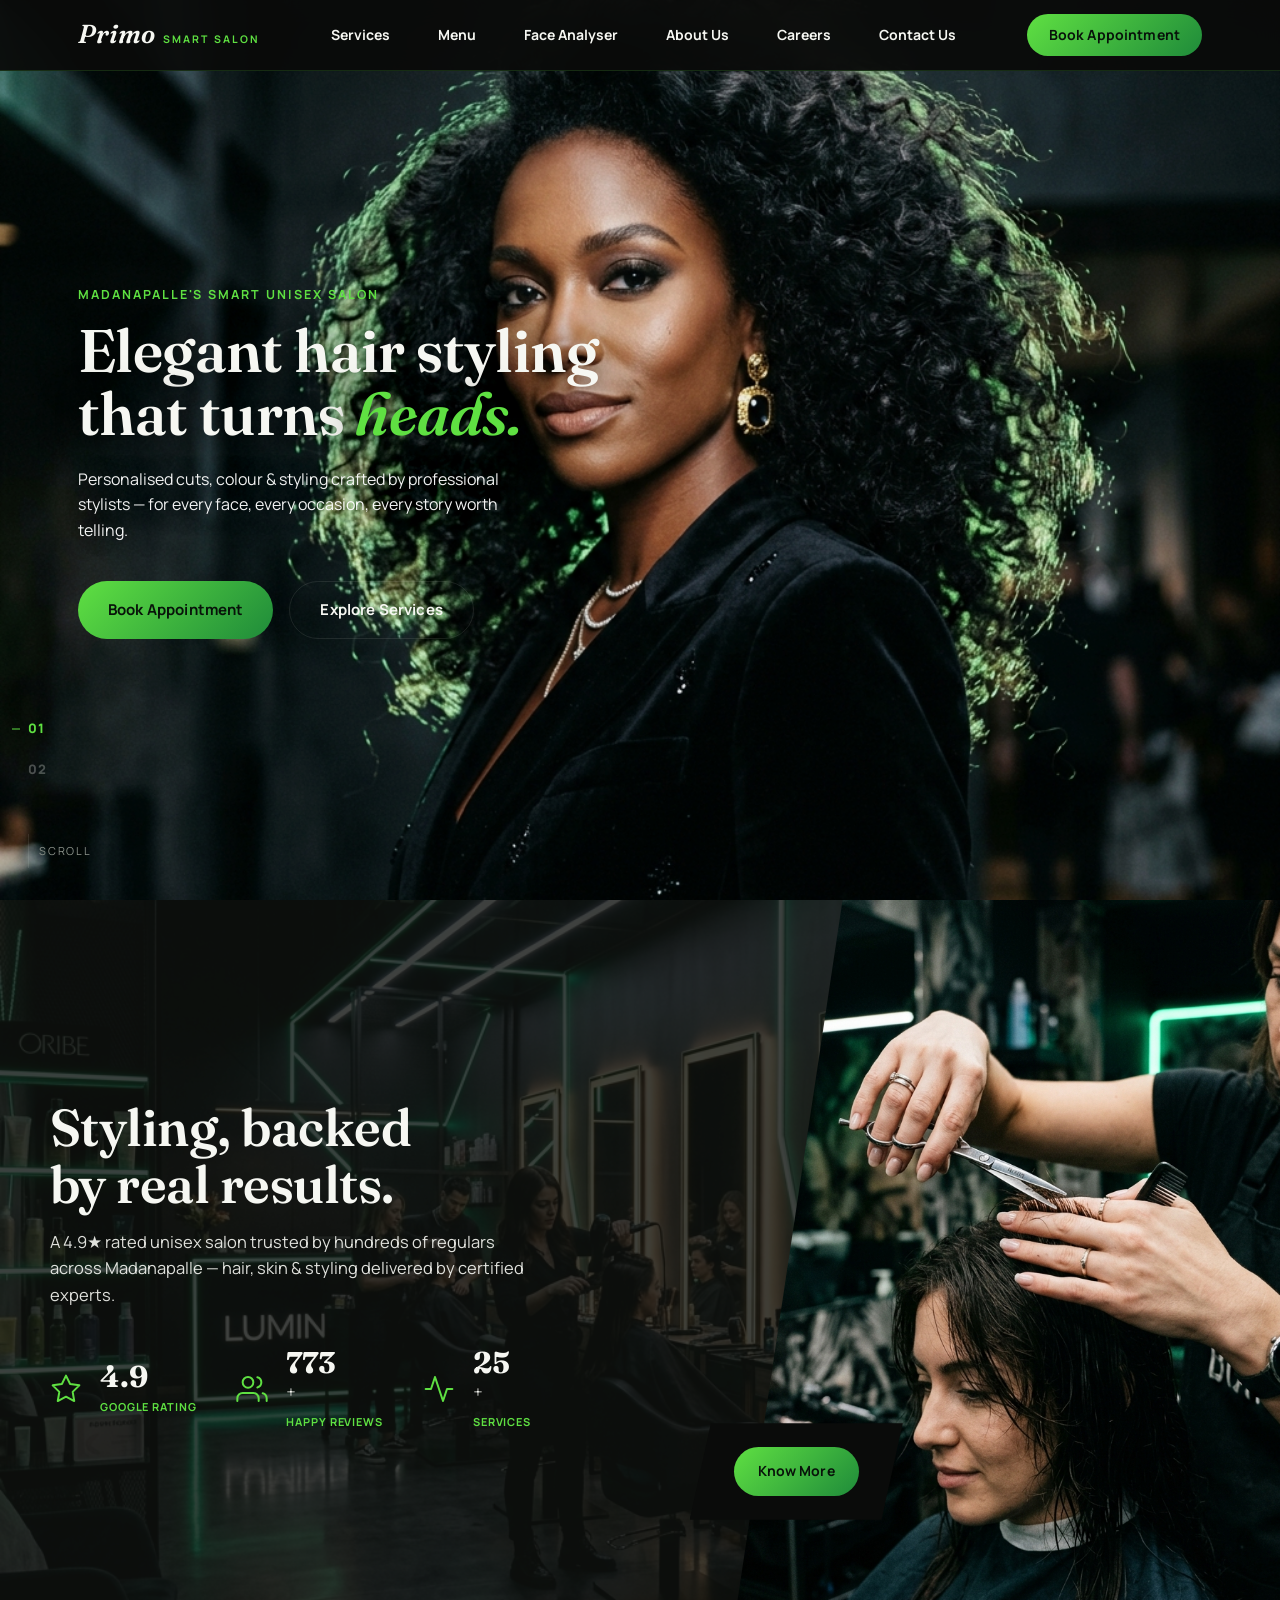
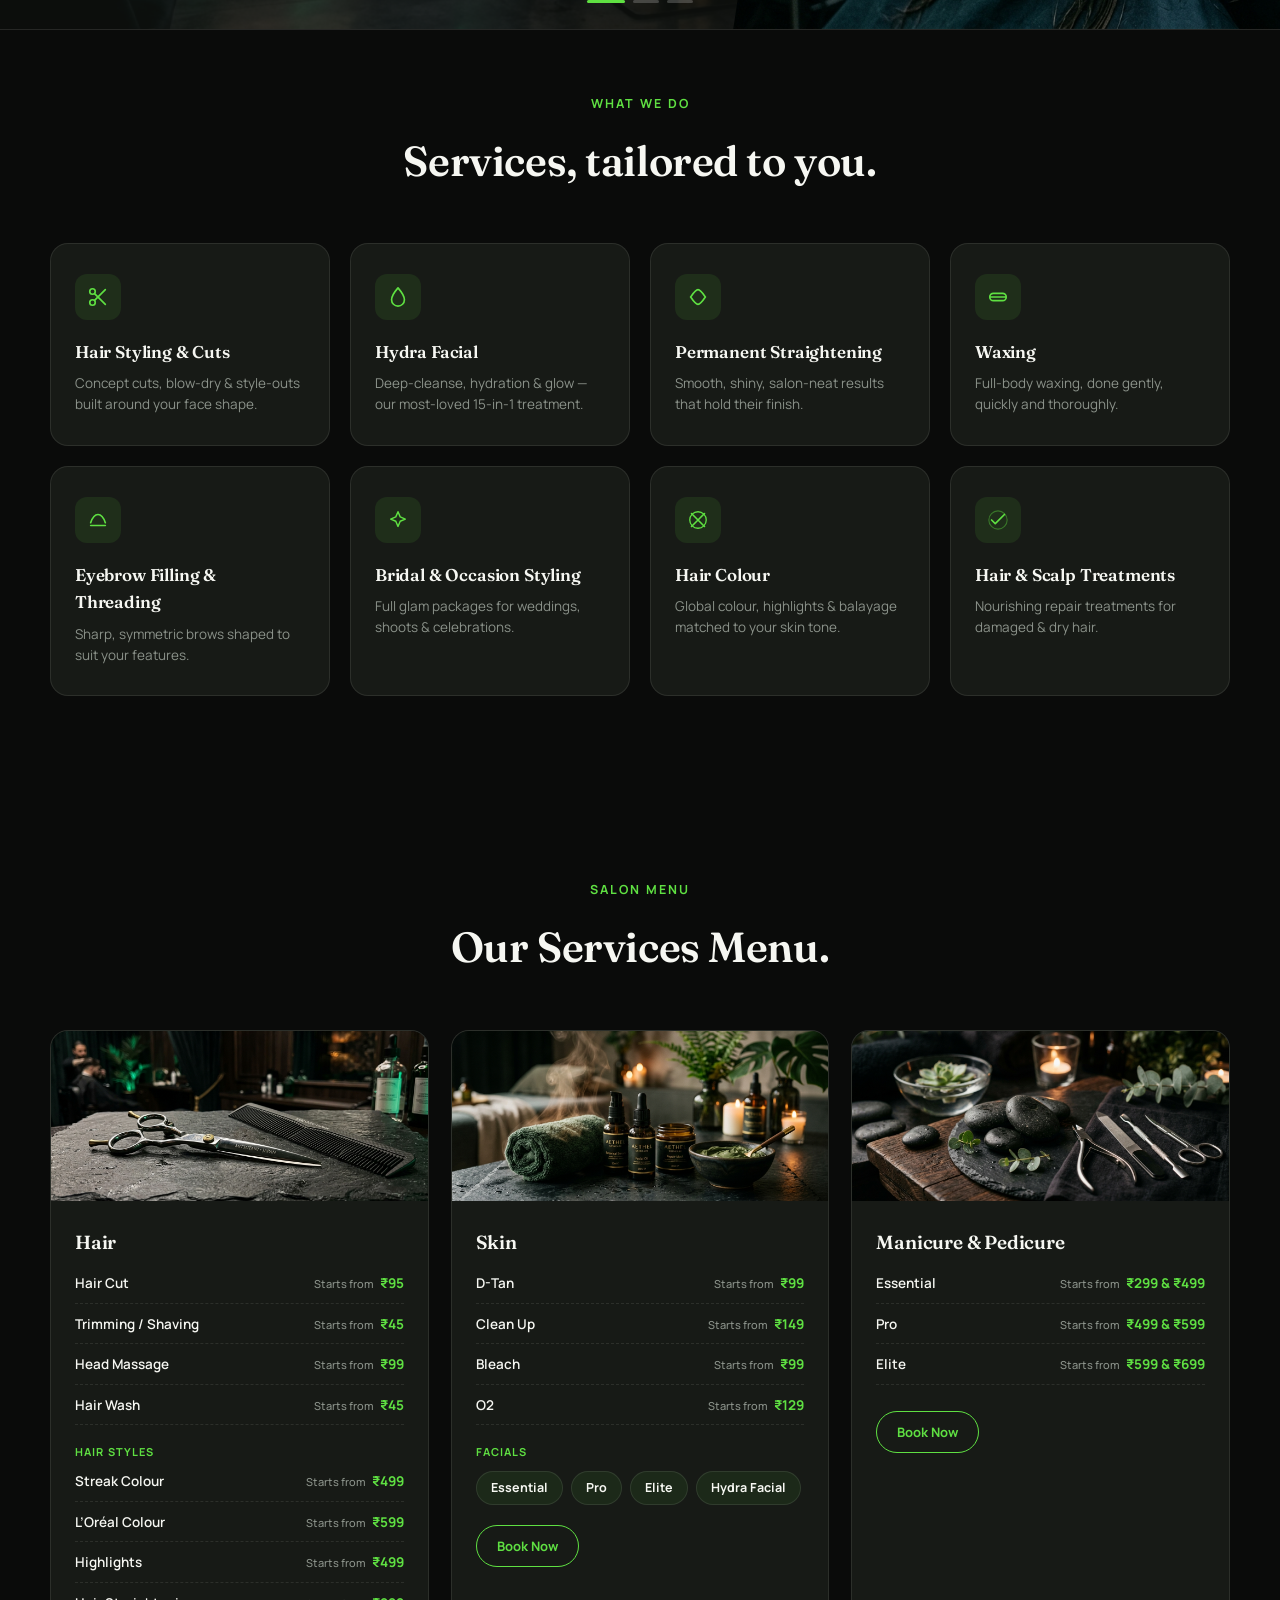
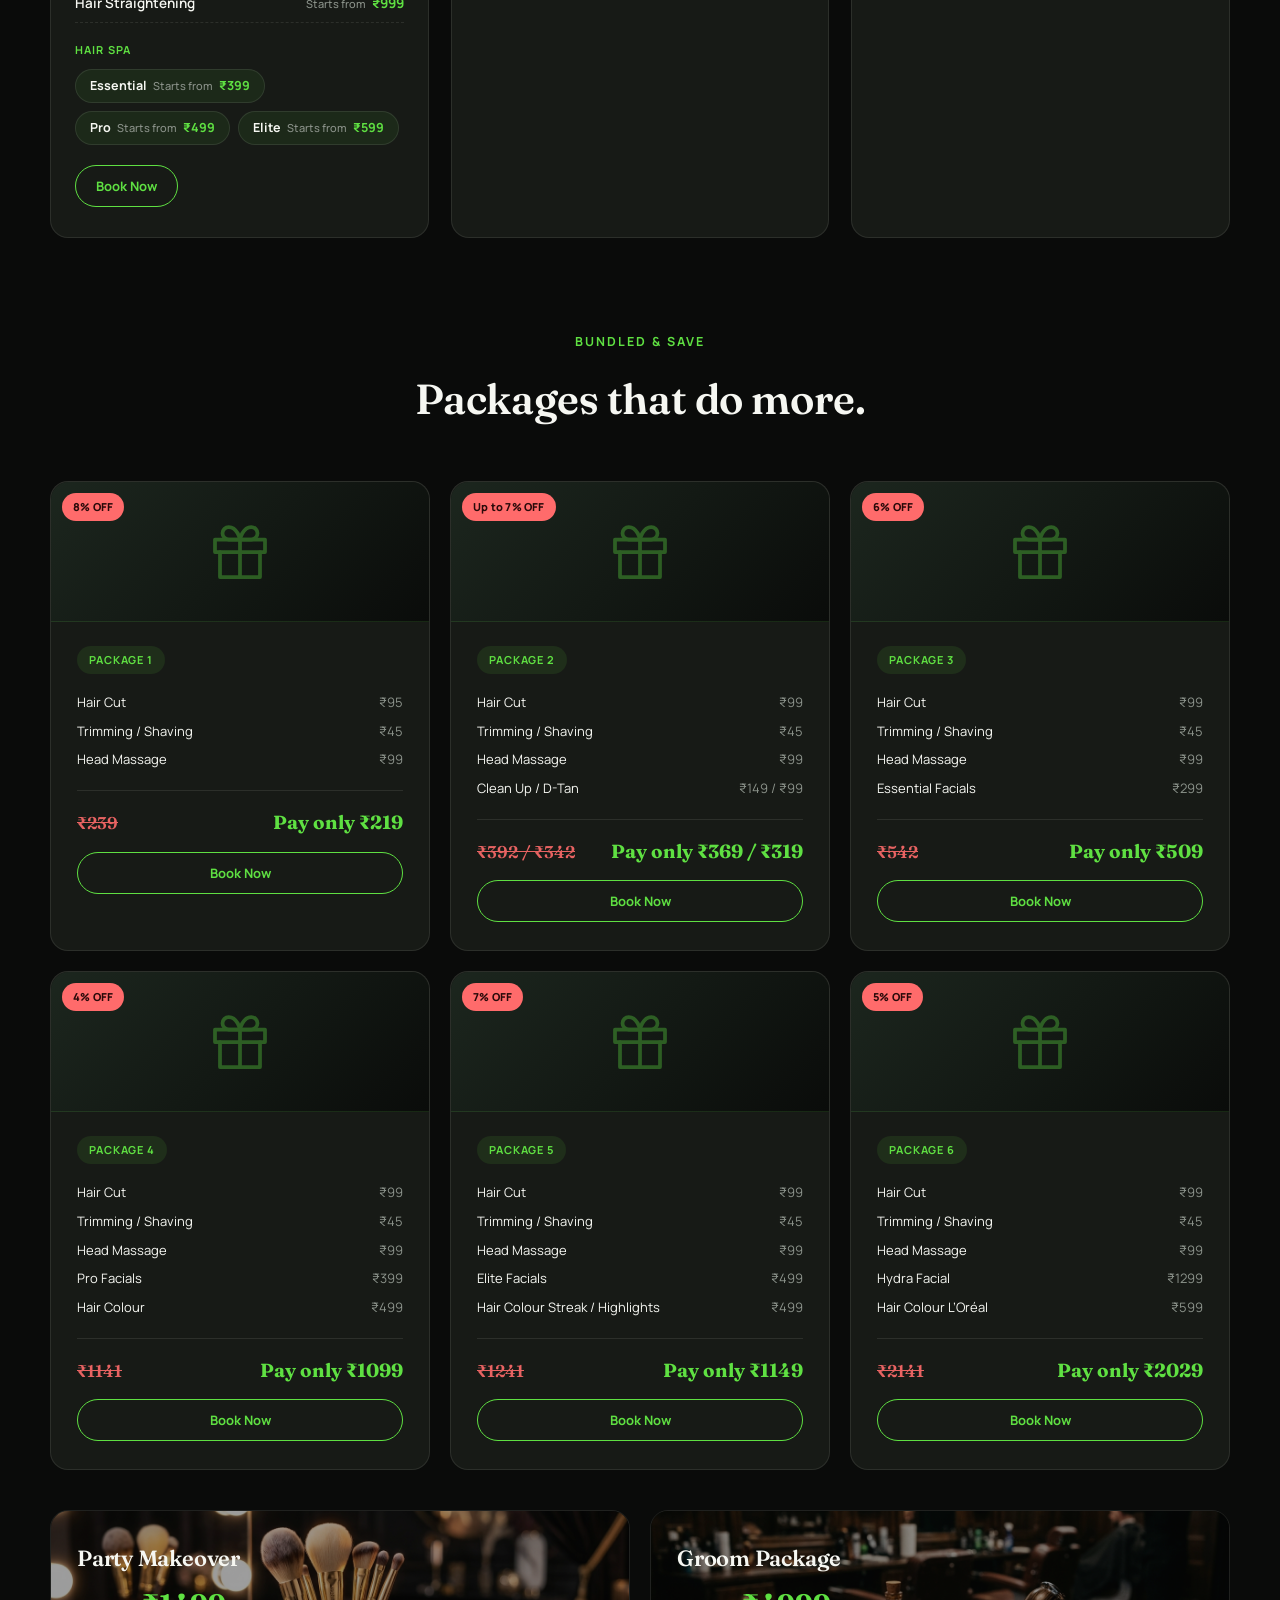
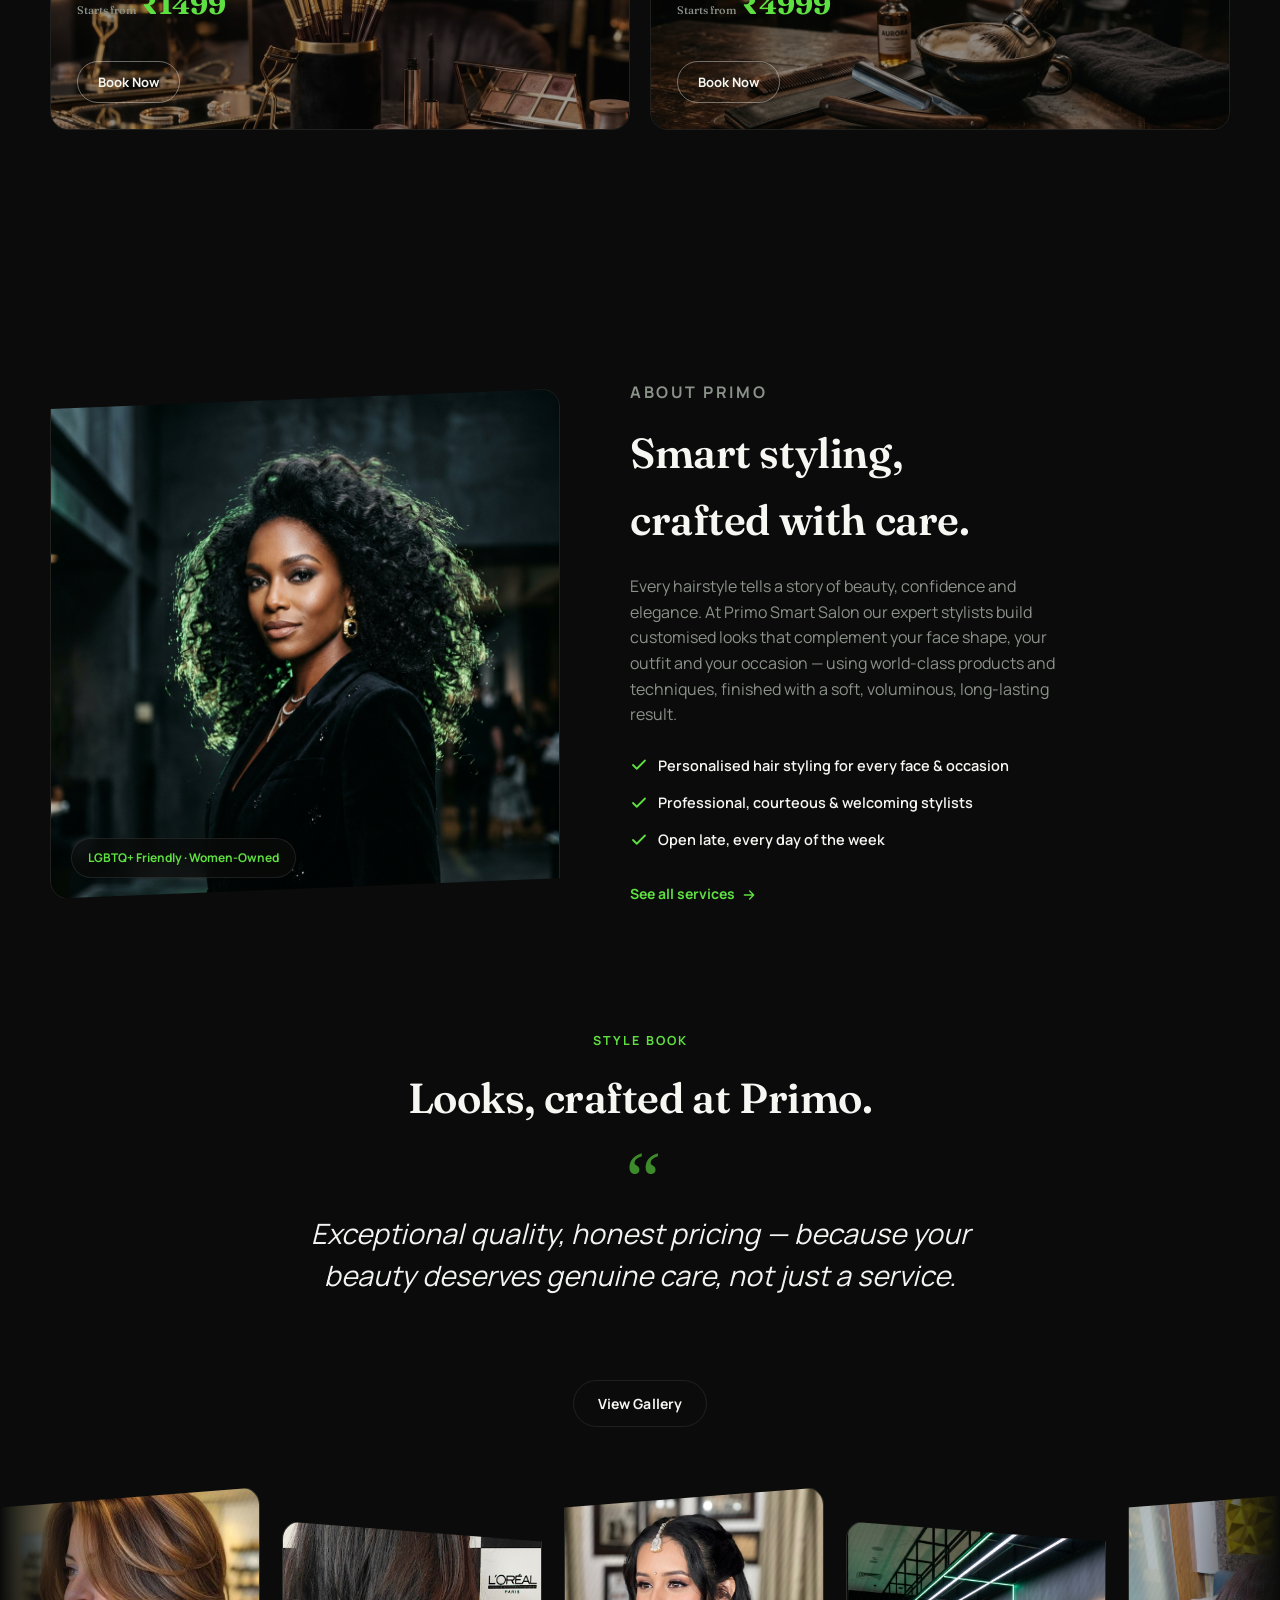
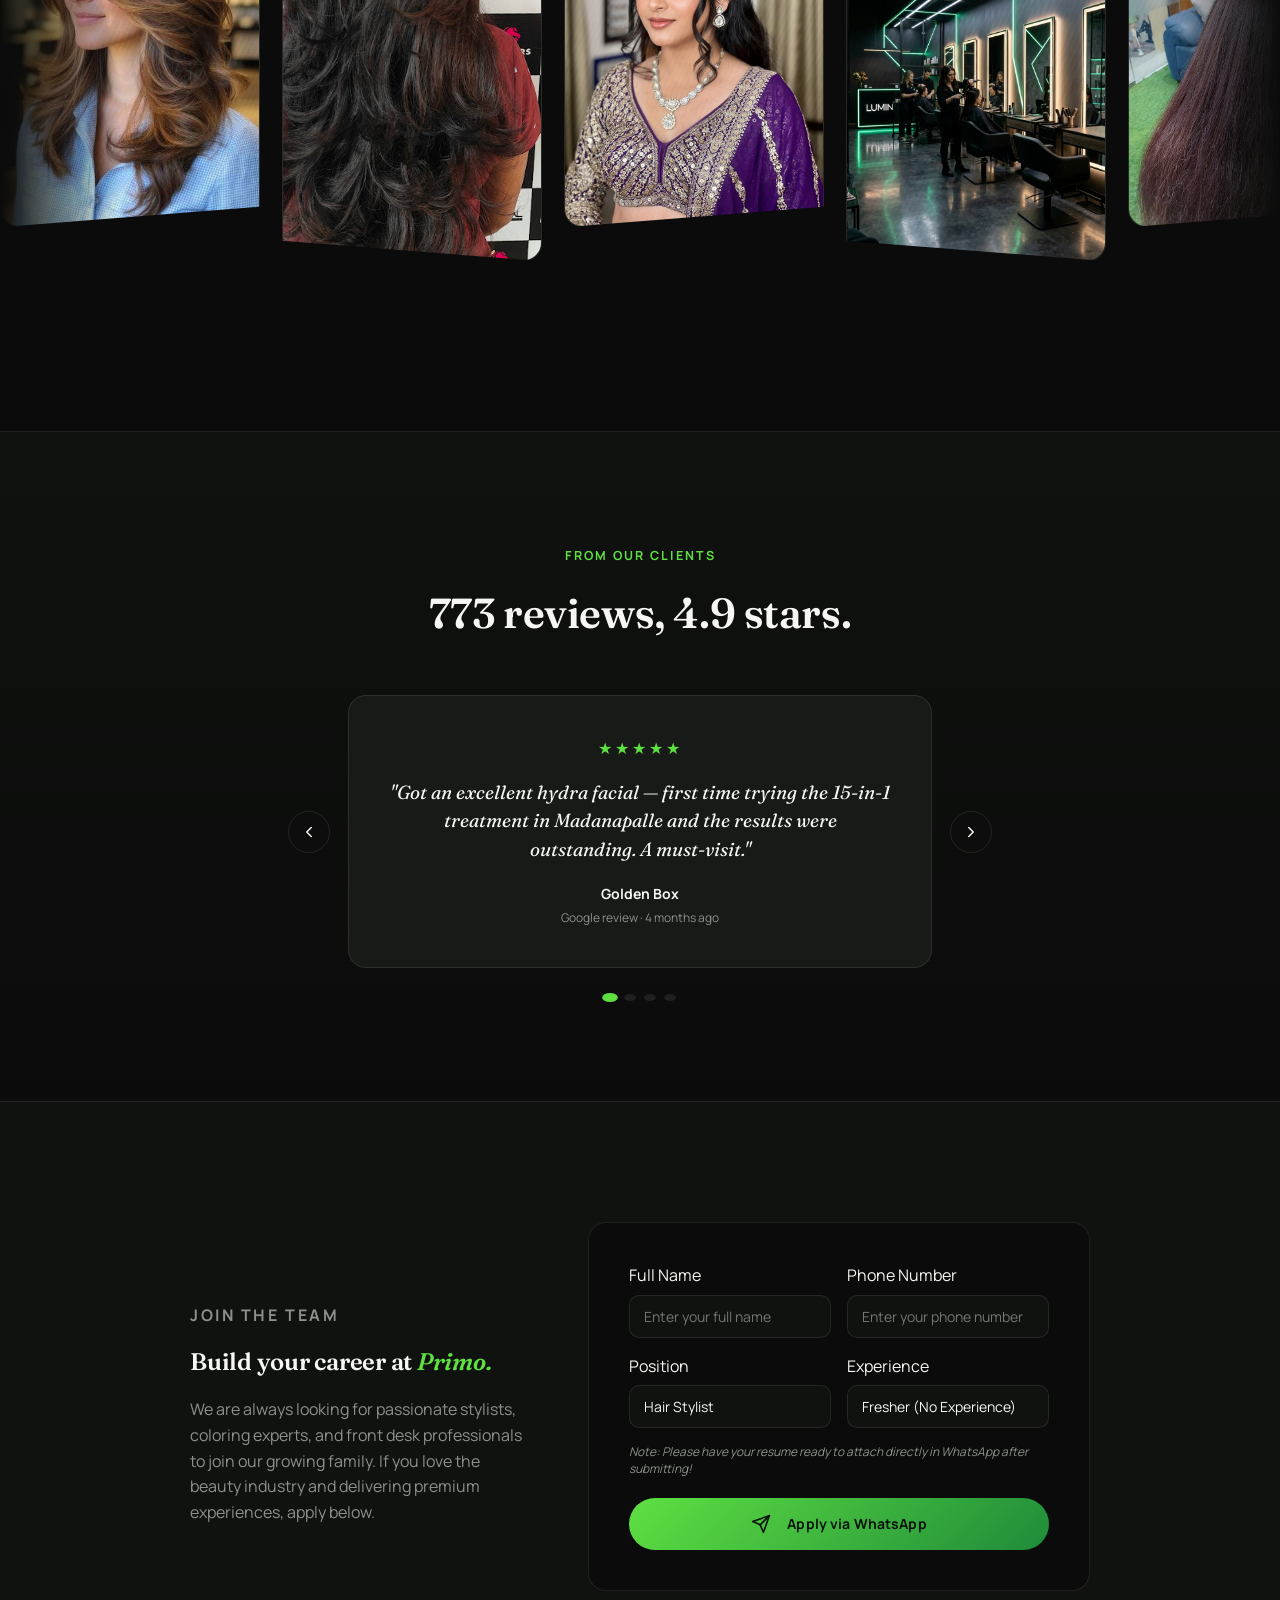
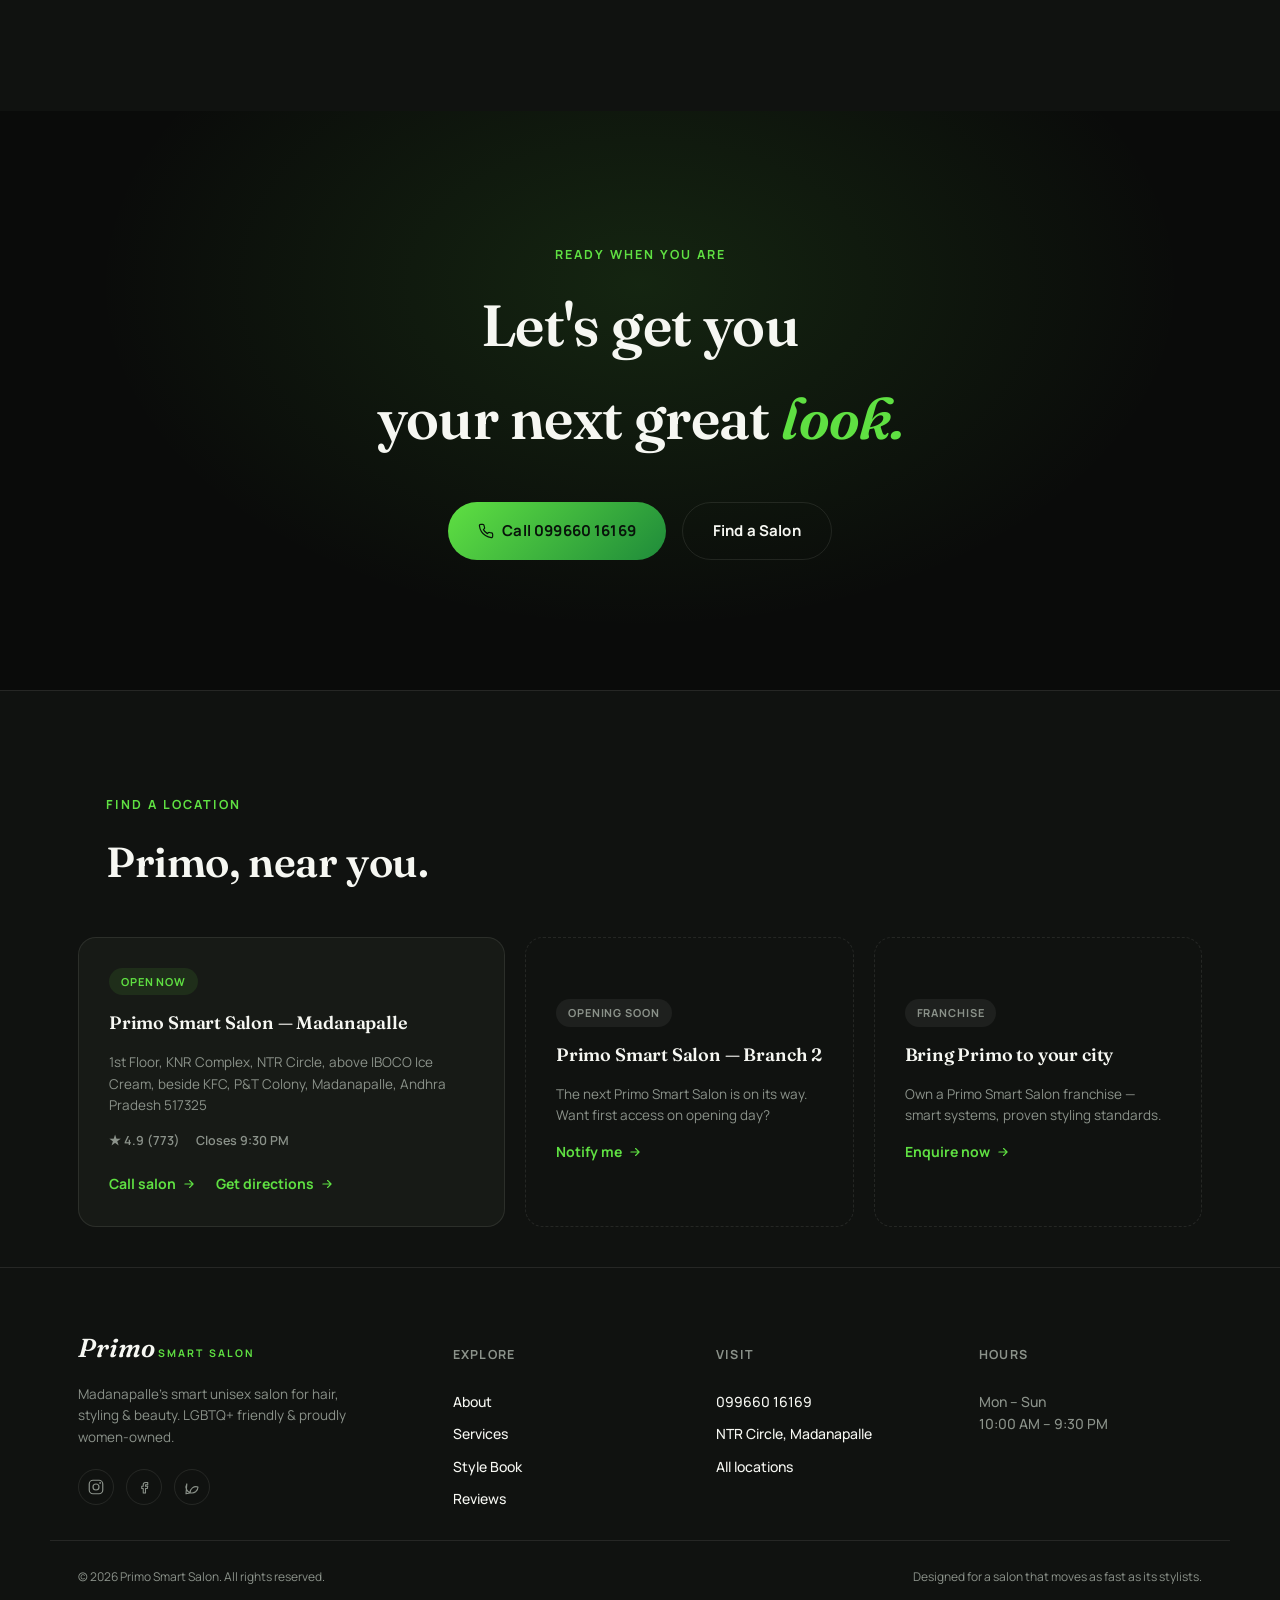
<file: index.html>
<!DOCTYPE html>
<html lang="en">
<head>
<meta charset="UTF-8">
<meta name="viewport" content="width=device-width, initial-scale=1.0">
<title>Primo Smart Salon — Unisex Hair &amp; Style, Madanapalle</title>
<meta name="description" content="Primo Smart Salon — Madanapalle's 4.9★ rated unisex hair &amp; style salon. Hair styling, hydra facials, straightening, waxing &amp; more. Book your appointment today.">
<link rel="preconnect" href="https://fonts.googleapis.com">
<link rel="preconnect" href="https://fonts.gstatic.com" crossorigin>
<link href="https://fonts.googleapis.com/css2?family=Fraunces:ital,wght@0,500;0,600;1,500;1,600&family=Manrope:wght@400;500;600;700;800&display=swap" rel="stylesheet">
<link rel="stylesheet" href="index.css">
</head>
<body>

<!-- ================= NAV ================= -->
<header class="nav" id="nav">
  <div class="nav__inner">
    <a href="#home" class="nav__brand">
      <span class="nav__brand-primo">Primo</span>
      <span class="nav__brand-sub">Smart Salon</span>
    </a>

    <nav class="nav__links" id="navLinks">
      <a href="#services" data-link>Services</a>
      <a href="#pricing" data-link>Menu</a>
      <a href="face-analyser.html" data-link>Face Analyser</a>
      <a href="#about" data-link>About Us</a>
      <a href="#careers" data-link>Careers</a>
      <a href="#contact" data-link>Contact Us</a>
    </nav>

    <div class="nav__actions">
      <a href="#book" class="btn btn--primary btn--glow nav__book" id="navBookBtn" data-book-group="all">
        <span>Book Appointment</span>
      </a>
      <button class="nav__burger" id="burgerBtn" aria-label="Open menu" aria-expanded="false">
        <span></span><span></span><span></span>
      </button>
    </div>
  </div>

  <!-- mobile menu -->
  <div class="nav__mobile" id="navMobile">
    <a href="#book" class="btn btn--primary btn--glow" style="margin: 16px 28px; justify-content:center;" data-link data-book-group="all">Book Appointment</a>
    <a href="#services" data-link>Services</a>
    <a href="#pricing" data-link>Menu</a>
    <a href="face-analyser.html" data-link>Face Analyser</a>
    <a href="#about" data-link>About Us</a>
    <a href="#careers" data-link>Careers</a>
    <a href="#contact" data-link>Contact Us</a>
  </div>
</header>

<!-- ================= HERO ================= -->
<section class="hero" id="home">
  <!-- Image background (Fallback if video is not available) -->
  <img src="assets/hero_model.png" style="position:absolute;inset:0;width:100%;height:100%;object-fit:cover;" alt=""/>
  
  <!-- Add your salon .mp4 video file here. Replace the src URL with your actual file path -->
  <video class="hero__video" id="heroVideoDesktop" autoplay muted loop playsinline src="assets/hero_video.mp4"></video>
  <div class="hero__overlay"></div>

  <div class="hero__index reveal" aria-hidden="true">
    <span class="is-active">01</span>
    <span>02</span>
  </div>

  <div class="hero__content">
    <p class="eyebrow eyebrow--light reveal">Madanapalle's Smart Unisex Salon</p>
    <h1 class="hero__title reveal">
      Elegant hair styling<br> that turns <em>heads.</em>
    </h1>
    <p class="hero__sub reveal">
      Personalised cuts, colour &amp; styling crafted by professional stylists —
      for every face, every occasion, every story worth telling.
    </p>
    <div class="hero__cta reveal">
      <a href="#book" class="btn btn--primary btn--glow btn--lg" data-book-group="all">Book Appointment</a>
      <a href="#services" class="btn btn--ghost btn--lg">Explore Services</a>
    </div>
  </div>


  <div class="hero__scroll-cue" aria-hidden="true">
    <span></span>
    <p>Scroll</p>
  </div>
</section>

<!-- ================= PITCH CAROUSEL ================= -->
<section class="pitch" id="pitch">
  <div class="pitch__track" id="pitchTrack">

    <div class="pitch__slide">
      <img src="assets/salon_interior.png" class="pitch__bg" alt=""/>
      <div class="pitch__left reveal">
        <h2>Styling, backed<br>by real results.</h2>
        <p class="pitch__copy">A 4.9★ rated unisex salon trusted by hundreds of regulars across Madanapalle — hair, skin &amp; styling delivered by certified experts.</p>
        <ul class="pitch__stats">
          <li>
            <svg viewBox="0 0 24 24" width="32" height="32" fill="none" stroke="#5FE042" stroke-width="1.5" stroke-linecap="round" stroke-linejoin="round"><path d="M12 2l3.09 6.26L22 9.27l-5 4.87 1.18 6.88L12 17.77l-6.18 3.25L7 14.14 2 9.27l6.91-1.01L12 2z"></path></svg>
            <div class="pitch__stat-text">
              <span class="pitch__num" data-count="4.9" data-decimal="1">0</span><small>Google Rating</small>
            </div>
          </li>
          <li>
            <svg viewBox="0 0 24 24" width="32" height="32" fill="none" stroke="#5FE042" stroke-width="1.5" stroke-linecap="round" stroke-linejoin="round"><path d="M17 21v-2a4 4 0 00-4-4H5a4 4 0 00-4 4v2"></path><circle cx="9" cy="7" r="4"></circle><path d="M23 21v-2a4 4 0 00-3-3.87"></path><path d="M16 3.13a4 4 0 010 7.75"></path></svg>
            <div class="pitch__stat-text">
              <span class="pitch__num" data-count="773">0</span><i>+</i><small>Happy Reviews</small>
            </div>
          </li>
          <li>
            <svg viewBox="0 0 24 24" width="32" height="32" fill="none" stroke="#5FE042" stroke-width="1.5" stroke-linecap="round" stroke-linejoin="round"><path d="M22 12h-4l-3 9L9 3l-3 9H2"></path></svg>
            <div class="pitch__stat-text">
              <span class="pitch__num" data-count="25">0</span><i>+</i><small>Services</small>
            </div>
          </li>
        </ul>
      </div>
      <div class="pitch__right reveal">
        <img src="assets/primo_cut.png" alt="Hairstyling at Primo" class="pitch__img" />
        <div class="pitch__action">
          <a href="#about" class="btn btn--primary btn--glow">Know More</a>
        </div>
      </div>
    </div>

    <div class="pitch__slide">
      <img src="assets/hero_model.png" class="pitch__bg" alt=""/>
      <div class="pitch__left reveal">
        <h2>Bring Primo<br>to your city.</h2>
        <p class="pitch__copy">Own a Primo Smart Salon franchise - smart systems, proven styling standards, and support to get you open fast.</p>
        <ul class="pitch__stats">
          <li>
            <svg viewBox="0 0 24 24" width="32" height="32" fill="none" stroke="#5FE042" stroke-width="1.5" stroke-linecap="round" stroke-linejoin="round"><path d="M3 9l9-7 9 7v11a2 2 0 01-2 2H5a2 2 0 01-2-2z"></path><polyline points="9 22 9 12 15 12 15 22"></polyline></svg>
            <div class="pitch__stat-text">
              <span class="pitch__num" data-count="1">0</span><small>Flagship Salon</small>
            </div>
          </li>
          <li>
            <svg viewBox="0 0 24 24" width="32" height="32" fill="none" stroke="#5FE042" stroke-width="1.5" stroke-linecap="round" stroke-linejoin="round"><rect x="3" y="3" width="18" height="18" rx="2" ry="2"></rect><line x1="3" y1="9" x2="21" y2="9"></line><line x1="9" y1="21" x2="9" y2="9"></line></svg>
            <div class="pitch__stat-text">
              <span class="pitch__num" data-count="8" data-decimal="0">0</span><small>Services Categories</small>
            </div>
          </li>
          <li>
            <svg viewBox="0 0 24 24" width="32" height="32" fill="none" stroke="#5FE042" stroke-width="1.5" stroke-linecap="round" stroke-linejoin="round"><circle cx="12" cy="12" r="10"></circle><polyline points="12 6 12 12 16 14"></polyline></svg>
            <div class="pitch__stat-text">
              <span class="pitch__num pitch__num--time">9:30<small>PM</small></span><small>Open Every Day</small>
            </div>
          </li>
        </ul>
      </div>
      <div class="pitch__right reveal">
        <img src="assets/primo_color.png" alt="Primo Salon Franchise" class="pitch__img" />
        <div class="pitch__cta">
          <a href="#contact" class="btn btn--primary" data-link>Franchise Enquiries</a>
        </div>
      </div>
    </div>

    <div class="pitch__slide">
      <img src="assets/salon_interior.png" class="pitch__bg" alt=""/>
      <div class="pitch__left reveal">
        <h2>Your special day,<br>perfected.</h2>
        <p class="pitch__copy">From flawless bridal makeup to premium groom styling, our experts ensure you look absolutely stunning when it matters most.</p>
        <ul class="pitch__stats">
          <li>
            <svg viewBox="0 0 24 24" width="32" height="32" fill="none" stroke="#5FE042" stroke-width="1.5" stroke-linecap="round" stroke-linejoin="round"><path d="M12 2l3.09 6.26L22 9.27l-5 4.87 1.18 6.88L12 17.77l-6.18 3.25L7 14.14 2 9.27l6.91-1.01L12 2z"></path></svg>
            <div class="pitch__stat-text">
              <span class="pitch__num" data-count="100">0</span><i>+</i><small>Makeovers</small>
            </div>
          </li>
          <li>
            <svg viewBox="0 0 24 24" width="32" height="32" fill="none" stroke="#5FE042" stroke-width="1.5" stroke-linecap="round" stroke-linejoin="round"><path d="M20 21v-2a4 4 0 00-4-4H8a4 4 0 00-4 4v2"></path><circle cx="12" cy="7" r="4"></circle></svg>
            <div class="pitch__stat-text">
              <span class="pitch__num" data-count="15">0</span><i>+</i><small>Bridal Experts</small>
            </div>
          </li>
        </ul>
      </div>
      <div class="pitch__right reveal">
        <img src="assets/bridal.jpg" alt="Bridal Makeover at Primo" class="pitch__img" style="object-position: top center;" />
        <div class="pitch__cta" style="position: absolute; bottom: 32px; left: 32px;">
          <!-- Empty spacer to match styling -->
        </div>
      </div>
    </div>
  </div>
  <div class="pitch__dots" id="pitchDots"></div>
</section>

<!-- ================= SERVICES ================= -->
<section class="services" id="services">
  <div class="section-head">
    <p class="eyebrow reveal">What we do</p>
    <h2 class="reveal">Services, tailored to you.</h2>
  </div>

  <div class="services__grid">
    <div class="service-card reveal">
      <div class="service-card__icon">
        <svg viewBox="0 0 24 24" fill="none"><circle cx="6" cy="6" r="3" stroke="currentColor" stroke-width="1.8"/><circle cx="6" cy="18" r="3" stroke="currentColor" stroke-width="1.8"/><path d="M20 4L8.5 15.5M8.5 8.5L20 20" stroke="currentColor" stroke-width="1.8" stroke-linecap="round"/></svg>
      </div>
      <h3>Hair Styling &amp; Cuts</h3>
      <p>Concept cuts, blow-dry &amp; style-outs built around your face shape.</p>
    </div>

    <div class="service-card reveal">
      <div class="service-card__icon">
        <svg viewBox="0 0 24 24" fill="none"><path d="M12 2C12 2 5 10 5 15a7 7 0 0014 0c0-5-7-13-7-13z" stroke="currentColor" stroke-width="1.8" stroke-linejoin="round"/></svg>
      </div>
      <h3>Hydra Facial</h3>
      <p>Deep-cleanse, hydration &amp; glow — our most-loved 15-in-1 treatment.</p>
    </div>

    <div class="service-card reveal">
      <div class="service-card__icon">
        <svg viewBox="0 0 24 24" fill="none"><path d="M4 12c4-6 6-8 8-8s4 2 8 8c-4 6-6 8-8 8s-4-2-8-8z" stroke="currentColor" stroke-width="1.8"/></svg>
      </div>
      <h3>Permanent Straightening</h3>
      <p>Smooth, shiny, salon-neat results that hold their finish.</p>
    </div>

    <div class="service-card reveal">
      <div class="service-card__icon">
        <svg viewBox="0 0 24 24" fill="none"><path d="M3 12h18M3 12a4 4 0 004 4h10a4 4 0 004-4M3 12a4 4 0 014-4h10a4 4 0 014 4" stroke="currentColor" stroke-width="1.8" stroke-linecap="round"/></svg>
      </div>
      <h3>Waxing</h3>
      <p>Full-body waxing, done gently, quickly and thoroughly.</p>
    </div>

    <div class="service-card reveal">
      <div class="service-card__icon">
        <svg viewBox="0 0 24 24" fill="none"><path d="M4 15c2-6 4-9 8-9s6 3 8 9" stroke="currentColor" stroke-width="1.8" stroke-linecap="round"/><path d="M4 18h16" stroke="currentColor" stroke-width="1.8" stroke-linecap="round"/></svg>
      </div>
      <h3>Eyebrow Filling &amp; Threading</h3>
      <p>Sharp, symmetric brows shaped to suit your features.</p>
    </div>

    <div class="service-card reveal">
      <div class="service-card__icon">
        <svg viewBox="0 0 24 24" fill="none"><path d="M12 3l2.4 5.6L20 11l-5.6 2.4L12 19l-2.4-5.6L4 11l5.6-2.4L12 3z" stroke="currentColor" stroke-width="1.6" stroke-linejoin="round"/></svg>
      </div>
      <h3>Bridal &amp; Occasion Styling</h3>
      <p>Full glam packages for weddings, shoots &amp; celebrations.</p>
    </div>

    <div class="service-card reveal">
      <div class="service-card__icon">
        <svg viewBox="0 0 24 24" fill="none"><path d="M12 2v20M2 12h20" stroke="currentColor" stroke-width="1.8" stroke-linecap="round" transform="rotate(45 12 12)"/><circle cx="12" cy="12" r="9" stroke="currentColor" stroke-width="1.4"/></svg>
      </div>
      <h3>Hair Colour</h3>
      <p>Global colour, highlights &amp; balayage matched to your skin tone.</p>
    </div>

    <div class="service-card reveal">
      <div class="service-card__icon">
        <svg viewBox="0 0 24 24" fill="none"><path d="M5 12l4 4L19 6" stroke="currentColor" stroke-width="1.8" stroke-linecap="round" stroke-linejoin="round"/><circle cx="12" cy="12" r="10" stroke="currentColor" stroke-width="1.2" opacity="0.4"/></svg>
      </div>
      <h3>Hair &amp; Scalp Treatments</h3>
      <p>Nourishing repair treatments for damaged &amp; dry hair.</p>
    </div>
  </div>
</section>

<!-- ================= PRICING & PACKAGES ================= -->
<section class="pricing" id="pricing">
  <div class="section-head">
    <p class="eyebrow reveal">Salon Menu</p>
    <h2 class="reveal">Our Services Menu.</h2>
  </div>

  <div class="pricing__groups">
    <div class="pricing__group reveal">
      <div class="pricing__media"><img src="assets/pricing_hair.png" alt="Hair cut &amp; styling at Primo"/></div>
      <div class="pricing__body">
        <h3 class="pricing__group-title">Hair</h3>
        <ul class="price-list">
          <li><span>Hair Cut</span><span>₹95</span></li>
          <li><span>Trimming / Shaving</span><span>₹45</span></li>
          <li><span>Head Massage</span><span>₹99</span></li>
          <li><span>Hair Wash</span><span>₹45</span></li>
        </ul>
        <p class="price-subhead">Hair Styles</p>
        <ul class="price-list">
          <li><span>Streak Colour</span><span>₹499</span></li>
          <li><span>L&rsquo;Oréal Colour</span><span>₹599</span></li>
          <li><span>Highlights</span><span>₹499</span></li>
          <li><span>Hair Straightening</span><span>₹999</span></li>
        </ul>
        <p class="price-subhead">Hair Spa</p>
        <div class="price-tiers">
          <div class="price-tier"><span>Essential</span><strong>₹399</strong></div>
          <div class="price-tier"><span>Pro</span><strong>₹499</strong></div>
          <div class="price-tier"><span>Elite</span><strong>₹599</strong></div>
        </div>
        <button type="button" class="pricing__book-btn" data-book-group="all">Book Now</button>
      </div>
    </div>

    <div class="pricing__group reveal">
      <div class="pricing__media"><img src="assets/pricing_skin.png" alt="Facial treatment at Primo"/></div>
      <div class="pricing__body">
        <h3 class="pricing__group-title">Skin</h3>
        <ul class="price-list">
          <li><span>D-Tan</span><span>₹99</span></li>
          <li><span>Clean Up</span><span>₹149</span></li>
          <li><span>Bleach</span><span>₹99</span></li>
          <li><span>O2</span><span>₹129</span></li>
        </ul>
        <p class="price-subhead">Facials</p>
        <div class="price-tiers">
          <div class="price-tier"><span>Essential</span></div>
          <div class="price-tier"><span>Pro</span></div>
          <div class="price-tier"><span>Elite</span></div>
          <div class="price-tier"><span>Hydra Facial</span></div>
        </div>
        <button type="button" class="pricing__book-btn" data-book-group="all">Book Now</button>
      </div>
    </div>

    <div class="pricing__group reveal">
      <div class="pricing__media"><img src="assets/pricing_spa.png" alt="Manicure and pedicure at Primo"/></div>
      <div class="pricing__body">
        <h3 class="pricing__group-title">Manicure &amp; Pedicure</h3>
        <ul class="price-list">
          <li><span>Essential</span><span>₹299 &amp; ₹499</span></li>
          <li><span>Pro</span><span>₹499 &amp; ₹599</span></li>
          <li><span>Elite</span><span>₹599 &amp; ₹699</span></li>
        </ul>
        <button type="button" class="pricing__book-btn" data-book-group="all">Book Now</button>
      </div>
    </div>
  </div>

  <div class="section-head">
    <p class="eyebrow reveal">Bundled &amp; save</p>
    <h2 class="reveal">Packages that do more.</h2>
  </div>

  <div class="package-grid">
    <div class="package-card reveal">
      <div class="package-card__media">
        <svg class="package-icon" viewBox="0 0 24 24" fill="none" stroke="currentColor" stroke-width="1.5" stroke-linecap="round" stroke-linejoin="round"><polyline points="20 12 20 22 4 22 4 12"></polyline><rect x="2" y="7" width="20" height="5"></rect><line x1="12" y1="22" x2="12" y2="7"></line><path d="M12 7H7.5a2.5 2.5 0 0 1 0-5C11 2 12 7 12 7z"></path><path d="M12 7h4.5a2.5 2.5 0 0 0 0-5C13 2 12 7 12 7z"></path></svg>
        <span class="package-card__badge">8% OFF</span>
      </div>
      <span class="package-card__tag">Package 1</span>
      <ul class="package-card__items">
        <li><span>Hair Cut</span><span>₹95</span></li>
        <li><span>Trimming / Shaving</span><span>₹45</span></li>
        <li><span>Head Massage</span><span>₹99</span></li>
      </ul>
      <div class="package-card__price">
        <span class="package-card__total">₹239</span>
        <span class="package-card__payonly">Pay only ₹219</span>
      </div>
      <button type="button" class="package-card__book" data-book-group="all">Book Now</button>
    </div>

    <div class="package-card reveal">
      <div class="package-card__media">
        <svg class="package-icon" viewBox="0 0 24 24" fill="none" stroke="currentColor" stroke-width="1.5" stroke-linecap="round" stroke-linejoin="round"><polyline points="20 12 20 22 4 22 4 12"></polyline><rect x="2" y="7" width="20" height="5"></rect><line x1="12" y1="22" x2="12" y2="7"></line><path d="M12 7H7.5a2.5 2.5 0 0 1 0-5C11 2 12 7 12 7z"></path><path d="M12 7h4.5a2.5 2.5 0 0 0 0-5C13 2 12 7 12 7z"></path></svg>
        <span class="package-card__badge">Up to 7% OFF</span>
      </div>
      <span class="package-card__tag">Package 2</span>
      <ul class="package-card__items">
        <li><span>Hair Cut</span><span>₹99</span></li>
        <li><span>Trimming / Shaving</span><span>₹45</span></li>
        <li><span>Head Massage</span><span>₹99</span></li>
        <li><span>Clean Up / D-Tan</span><span>₹149 / ₹99</span></li>
      </ul>
      <div class="package-card__price">
        <span class="package-card__total">₹392 / ₹342</span>
        <span class="package-card__payonly">Pay only ₹369 / ₹319</span>
      </div>
      <button type="button" class="package-card__book" data-book-group="all">Book Now</button>
    </div>

    <div class="package-card reveal">
      <div class="package-card__media">
        <svg class="package-icon" viewBox="0 0 24 24" fill="none" stroke="currentColor" stroke-width="1.5" stroke-linecap="round" stroke-linejoin="round"><polyline points="20 12 20 22 4 22 4 12"></polyline><rect x="2" y="7" width="20" height="5"></rect><line x1="12" y1="22" x2="12" y2="7"></line><path d="M12 7H7.5a2.5 2.5 0 0 1 0-5C11 2 12 7 12 7z"></path><path d="M12 7h4.5a2.5 2.5 0 0 0 0-5C13 2 12 7 12 7z"></path></svg>
        <span class="package-card__badge">6% OFF</span>
      </div>
      <span class="package-card__tag">Package 3</span>
      <ul class="package-card__items">
        <li><span>Hair Cut</span><span>₹99</span></li>
        <li><span>Trimming / Shaving</span><span>₹45</span></li>
        <li><span>Head Massage</span><span>₹99</span></li>
        <li><span>Essential Facials</span><span>₹299</span></li>
      </ul>
      <div class="package-card__price">
        <span class="package-card__total">₹542</span>
        <span class="package-card__payonly">Pay only ₹509</span>
      </div>
      <button type="button" class="package-card__book" data-book-group="all">Book Now</button>
    </div>

    <div class="package-card reveal">
      <div class="package-card__media">
        <svg class="package-icon" viewBox="0 0 24 24" fill="none" stroke="currentColor" stroke-width="1.5" stroke-linecap="round" stroke-linejoin="round"><polyline points="20 12 20 22 4 22 4 12"></polyline><rect x="2" y="7" width="20" height="5"></rect><line x1="12" y1="22" x2="12" y2="7"></line><path d="M12 7H7.5a2.5 2.5 0 0 1 0-5C11 2 12 7 12 7z"></path><path d="M12 7h4.5a2.5 2.5 0 0 0 0-5C13 2 12 7 12 7z"></path></svg>
        <span class="package-card__badge">4% OFF</span>
      </div>
      <span class="package-card__tag">Package 4</span>
      <ul class="package-card__items">
        <li><span>Hair Cut</span><span>₹99</span></li>
        <li><span>Trimming / Shaving</span><span>₹45</span></li>
        <li><span>Head Massage</span><span>₹99</span></li>
        <li><span>Pro Facials</span><span>₹399</span></li>
        <li><span>Hair Colour</span><span>₹499</span></li>
      </ul>
      <div class="package-card__price">
        <span class="package-card__total">₹1141</span>
        <span class="package-card__payonly">Pay only ₹1099</span>
      </div>
      <button type="button" class="package-card__book" data-book-group="all">Book Now</button>
    </div>

    <div class="package-card reveal">
      <div class="package-card__media">
        <svg class="package-icon" viewBox="0 0 24 24" fill="none" stroke="currentColor" stroke-width="1.5" stroke-linecap="round" stroke-linejoin="round"><polyline points="20 12 20 22 4 22 4 12"></polyline><rect x="2" y="7" width="20" height="5"></rect><line x1="12" y1="22" x2="12" y2="7"></line><path d="M12 7H7.5a2.5 2.5 0 0 1 0-5C11 2 12 7 12 7z"></path><path d="M12 7h4.5a2.5 2.5 0 0 0 0-5C13 2 12 7 12 7z"></path></svg>
        <span class="package-card__badge">7% OFF</span>
      </div>
      <span class="package-card__tag">Package 5</span>
      <ul class="package-card__items">
        <li><span>Hair Cut</span><span>₹99</span></li>
        <li><span>Trimming / Shaving</span><span>₹45</span></li>
        <li><span>Head Massage</span><span>₹99</span></li>
        <li><span>Elite Facials</span><span>₹499</span></li>
        <li><span>Hair Colour Streak / Highlights</span><span>₹499</span></li>
      </ul>
      <div class="package-card__price">
        <span class="package-card__total">₹1241</span>
        <span class="package-card__payonly">Pay only ₹1149</span>
      </div>
      <button type="button" class="package-card__book" data-book-group="all">Book Now</button>
    </div>

    <div class="package-card reveal">
      <div class="package-card__media">
        <svg class="package-icon" viewBox="0 0 24 24" fill="none" stroke="currentColor" stroke-width="1.5" stroke-linecap="round" stroke-linejoin="round"><polyline points="20 12 20 22 4 22 4 12"></polyline><rect x="2" y="7" width="20" height="5"></rect><line x1="12" y1="22" x2="12" y2="7"></line><path d="M12 7H7.5a2.5 2.5 0 0 1 0-5C11 2 12 7 12 7z"></path><path d="M12 7h4.5a2.5 2.5 0 0 0 0-5C13 2 12 7 12 7z"></path></svg>
        <span class="package-card__badge">5% OFF</span>
      </div>
      <span class="package-card__tag">Package 6</span>
      <ul class="package-card__items">
        <li><span>Hair Cut</span><span>₹99</span></li>
        <li><span>Trimming / Shaving</span><span>₹45</span></li>
        <li><span>Head Massage</span><span>₹99</span></li>
        <li><span>Hydra Facial</span><span>₹1299</span></li>
        <li><span>Hair Colour L&rsquo;Oréal</span><span>₹599</span></li>
      </ul>
      <div class="package-card__price">
        <span class="package-card__total">₹2141</span>
        <span class="package-card__payonly">Pay only ₹2029</span>
      </div>
      <button type="button" class="package-card__book" data-book-group="all">Book Now</button>
    </div>
  </div>

  <div class="package-feature-grid">
    <div class="package-feature reveal">
      <img src="assets/pricing_party.png" alt="Party makeover at Primo" class="package-feature__img"/>
      <div class="package-feature__body">
        <h3>Party Makeover</h3>
        <p class="package-feature__price">₹1499</p>
        <button type="button" class="package-feature__book" data-book-group="all">Book Now</button>
      </div>
    </div>
    <div class="package-feature reveal">
      <img src="assets/pricing_groom.png" alt="Groom package at Primo" class="package-feature__img"/>
      <div class="package-feature__body">
        <h3>Groom Package</h3>
        <p class="package-feature__price">₹4999</p>
        <button type="button" class="package-feature__book" data-book-group="all">Book Now</button>
      </div>
    </div>
  </div>
</section>

<!-- ================= ABOUT ================= -->
<section class="about" id="about">
  <div class="about__inner">
    <div class="about__media reveal">
      <div class="about__frame">
        <img src="assets/hero_model.png" alt="Primo Styling" class="about__img" />
        <span class="about__badge">LGBTQ+ Friendly · Women-Owned</span>
      </div>
    </div>

    <div class="about__copy">
      <p class="eyebrow reveal">About Primo</p>
      <h2 class="reveal">Smart styling,<br>crafted with care.</h2>
      <p class="reveal">
        Every hairstyle tells a story of beauty, confidence and elegance. At Primo Smart
        Salon our expert stylists build customised looks that complement your face shape,
        your outfit and your occasion — using world-class products and techniques,
        finished with a soft, voluminous, long-lasting result.
      </p>
      <ul class="about__points reveal">
        <li><svg width="18" height="18" viewBox="0 0 24 24" fill="none"><path d="M4 12l5 5L20 6" stroke="#5FE042" stroke-width="2.4" stroke-linecap="round" stroke-linejoin="round"/></svg> Personalised hair styling for every face &amp; occasion</li>
        <li><svg width="18" height="18" viewBox="0 0 24 24" fill="none"><path d="M4 12l5 5L20 6" stroke="#5FE042" stroke-width="2.4" stroke-linecap="round" stroke-linejoin="round"/></svg> Professional, courteous &amp; welcoming stylists</li>
        <li><svg width="18" height="18" viewBox="0 0 24 24" fill="none"><path d="M4 12l5 5L20 6" stroke="#5FE042" stroke-width="2.4" stroke-linecap="round" stroke-linejoin="round"/></svg> Open late, every day of the week</li>
      </ul>
      <a href="#services" class="link-arrow reveal">See all services
        <svg width="16" height="16" viewBox="0 0 24 24" fill="none"><path d="M5 12h14M13 6l6 6-6 6" stroke="currentColor" stroke-width="2" stroke-linecap="round" stroke-linejoin="round"/></svg>
      </a>
    </div>
  </div>
</section>

<!-- ================= GALLERY (diagonal 4-tile grid, like Green Trends' makeovers) ================= -->
<section class="gallery" id="gallery">
  <div class="section-head">
    <p class="eyebrow reveal">Style book</p>
    <h2 class="reveal">Looks, crafted at Primo.</h2>
    <div class="gallery__quote-track reveal" id="galleryQuoteTrack">
      <p class="gallery__quote">Exceptional quality, honest pricing — because your beauty deserves genuine care, not just a service.</p>
    </div>
  </div>

  <div class="gallery__more reveal">
    <button type="button" class="btn btn--ghost" id="viewGalleryBtn">View Gallery</button>
  </div>

  <div class="gallery__marquee reveal">
    <div class="gallery__marquee-track">
      <div class="gallery__item" style="--tint:#5FE042"><img src="assets/cut_style.jfif" class="gallery__bg" alt=""/></div>
      <div class="gallery__item gallery__item--offset" style="--tint:#1F8B3A"><img src="assets/gallery_colour.jpg" class="gallery__bg" alt=""/></div>
      <div class="gallery__item" style="--tint:#8B928A"><img src="assets/bridal.jpg" class="gallery__bg" alt=""/></div>
      <div class="gallery__item gallery__item--offset" style="--tint:#5FE042"><img src="assets/salon_interior.png" class="gallery__bg" alt=""/></div>
      <div class="gallery__item" style="--tint:#1F8B3A"><img src="assets/gallery_extra1.jpg" class="gallery__bg" alt=""/></div>
      <div class="gallery__item gallery__item--offset" style="--tint:#8B928A"><img src="assets/gallery_extra3.jpg" class="gallery__bg" alt=""/></div>
    </div>
    <div class="gallery__marquee-track" aria-hidden="true">
      <div class="gallery__item" style="--tint:#5FE042"><img src="assets/cut_style.jfif" class="gallery__bg" alt=""/></div>
      <div class="gallery__item gallery__item--offset" style="--tint:#1F8B3A"><img src="assets/gallery_colour.jpg" class="gallery__bg" alt=""/></div>
      <div class="gallery__item" style="--tint:#8B928A"><img src="assets/bridal.jpg" class="gallery__bg" alt=""/></div>
      <div class="gallery__item gallery__item--offset" style="--tint:#5FE042"><img src="assets/salon_interior.png" class="gallery__bg" alt=""/></div>
      <div class="gallery__item" style="--tint:#1F8B3A"><img src="assets/gallery_extra1.jpg" class="gallery__bg" alt=""/></div>
      <div class="gallery__item gallery__item--offset" style="--tint:#8B928A"><img src="assets/gallery_extra3.jpg" class="gallery__bg" alt=""/></div>
    </div>
  </div>
</section>

<!-- ================= GALLERY LIGHTBOX ================= -->
<div class="gallery-modal" id="galleryModal" aria-hidden="true">
  <div class="gallery-modal__backdrop" id="galleryModalBackdrop"></div>
  <div class="gallery-modal__panel" role="dialog" aria-modal="true" aria-labelledby="galleryModalTitle">
    <button type="button" class="gallery-modal__close" id="galleryModalClose" aria-label="Close gallery">
      <svg width="18" height="18" viewBox="0 0 24 24" fill="none"><path d="M6 6l12 12M18 6L6 18" stroke="currentColor" stroke-width="2" stroke-linecap="round"/></svg>
    </button>
    <h3 class="gallery-modal__title" id="galleryModalTitle">Style Book — All Photos</h3>
    <div class="gallery-modal__grid">
      <img src="assets/cut_style.jfif" alt="Cut &amp; Style at Primo"/>
      <img src="assets/gallery_colour.jpg" alt="Colour at Primo"/>
      <img src="assets/bridal.jpg" alt="Bridal styling at Primo"/>
      <img src="assets/salon_interior.png" alt="Hydra Facial at Primo"/>
      <img src="assets/gallery_extra1.jpg" alt="Hair styling result at Primo"/>
      <img src="assets/gallery_extra2.jpg" alt="Reception at Primo"/>
      <img src="assets/gallery_extra3.jpg" alt="Colour styling at Primo"/>
      <img src="assets/gallery_extra4.jpg" alt="Salon interior at Primo"/>
      <img src="assets/gallery_extra5.jpg" alt="Salon interior at Primo"/>
    </div>
  </div>
</div>

<!-- ================= REVIEWS ================= -->
<section class="reviews" id="reviews">
  <div class="section-head">
    <p class="eyebrow eyebrow--light reveal">From our clients</p>
    <h2 class="reveal">773 reviews, 4.9 stars.</h2>
  </div>

  <div class="reviews__carousel reveal">
    <button class="reviews__arrow reviews__arrow--prev" id="revPrev" aria-label="Previous review">
      <svg width="18" height="18" viewBox="0 0 24 24" fill="none"><path d="M15 6l-6 6 6 6" stroke="currentColor" stroke-width="2" stroke-linecap="round" stroke-linejoin="round"/></svg>
    </button>

    <div class="reviews__viewport">
      <ul class="reviews__list" id="reviewsList">
        <li class="review-card">
          <p class="review-card__stars">★★★★★</p>
          <p class="review-card__text">"Got an excellent hydra facial — first time trying the 15-in-1 treatment in Madanapalle and the results were outstanding. A must-visit."</p>
          <p class="review-card__name">Golden Box</p>
          <p class="review-card__meta">Google review · 4 months ago</p>
        </li>
        <li class="review-card">
          <p class="review-card__stars">★★★★★</p>
          <p class="review-card__text">"My hair straightening was done neatly and looks smooth and shiny. The staff were polite and explained the whole process clearly. Highly recommended."</p>
          <p class="review-card__name">Maneesha Valasala</p>
          <p class="review-card__meta">Google review · 3 months ago</p>
        </li>
        <li class="review-card">
          <p class="review-card__stars">★★★★★</p>
          <p class="review-card__text">"One of the most luxurious salons I've visited — staff were so polite, and the pricing was genuinely affordable. Madanapalle, just try it once."</p>
          <p class="review-card__name">Reddy Yoga Kumar Reddy</p>
          <p class="review-card__meta">Google review · 4 months ago</p>
        </li>
        <li class="review-card">
          <p class="review-card__stars">★★★★★</p>
          <p class="review-card__text">"Prices are reasonable and the service is excellent — the whole team is genuinely friendly and easy to talk to."</p>
          <p class="review-card__name">Google Reviewer</p>
          <p class="review-card__meta">Google review</p>
        </li>
      </ul>
    </div>

    <button class="reviews__arrow reviews__arrow--next" id="revNext" aria-label="Next review">
      <svg width="18" height="18" viewBox="0 0 24 24" fill="none"><path d="M9 6l6 6-6 6" stroke="currentColor" stroke-width="2" stroke-linecap="round" stroke-linejoin="round"/></svg>
    </button>
  </div>
  <div class="reviews__dots" id="reviewsDots"></div>
</section>

<!-- ================= CAREERS ================= -->
<section class="careers" id="careers">
  <div class="careers__inner reveal">
    <div class="careers__info">
      <p class="eyebrow">Join the Team</p>
      <h2>Build your career at <em>Primo.</em></h2>
      <p>We are always looking for passionate stylists, coloring experts, and front desk professionals to join our growing family. If you love the beauty industry and delivering premium experiences, apply below.</p>
    </div>
    
    <form class="careers__form" id="careersForm">
      <div class="careers__form-row">
        <div class="book-modal__field">
          <label>Full Name</label>
          <input type="text" id="careerName" placeholder="Enter your full name" required />
        </div>
        <div class="book-modal__field">
          <label>Phone Number</label>
          <input type="tel" id="careerPhone" placeholder="Enter your phone number" required />
        </div>
      </div>
      <div class="careers__form-row">
        <div class="book-modal__field">
          <label>Position</label>
          <select id="careerPosition" required>
            <option value="Hair Stylist">Hair Stylist</option>
            <option value="Color Expert">Color Expert</option>
            <option value="Beautician / Esthetician">Beautician / Esthetician</option>
            <option value="Front Desk / Manager">Front Desk / Manager</option>
            <option value="Other">Other (Please specify)</option>
          </select>
          <input type="text" id="careerPositionOther" placeholder="Specify position" style="display:none; margin-top:8px;" />
        </div>
        <div class="book-modal__field">
          <label>Experience</label>
          <select id="careerExperience" required>
            <option value="Fresher">Fresher (No Experience)</option>
            <option value="1-2 Years">1-2 Years</option>
            <option value="3-5 Years">3-5 Years</option>
            <option value="5+ Years">5+ Years</option>
          </select>
        </div>
      </div>
      <p class="careers__note">Note: Please have your resume ready to attach directly in WhatsApp after submitting!</p>
      <button type="submit" class="btn btn--primary btn--glow" style="width:100%; justify-content:center; padding:16px;">
        <svg viewBox="0 0 24 24" width="20" height="20" fill="none" stroke="currentColor" stroke-width="2" stroke-linecap="round" stroke-linejoin="round" style="margin-right:8px;"><line x1="22" y1="2" x2="11" y2="13"></line><polygon points="22 2 15 22 11 13 2 9 22 2"></polygon></svg>
        Apply via WhatsApp
      </button>
    </form>
  </div>
</section>

<!-- ================= BOOK CTA ================= -->
<section class="book-cta" id="book">
  <div class="book-cta__inner reveal">
    <p class="eyebrow reveal">Ready when you are</p>
    <h2>Let's get you<br>your next great <em>look.</em></h2>
    <div class="book-cta__actions">
      <a href="tel:09966016169" class="btn btn--primary btn--glow btn--lg">
        <svg width="16" height="16" viewBox="0 0 24 24" fill="none"><path d="M22 16.92v3a2 2 0 01-2.18 2 19.79 19.79 0 01-8.63-3.07 19.5 19.5 0 01-6-6 19.79 19.79 0 01-3.07-8.67A2 2 0 014.11 2h3a2 2 0 012 1.72c.127.96.361 1.903.7 2.81a2 2 0 01-.45 2.11L8.09 9.91a16 16 0 006 6l1.27-1.27a2 2 0 012.11-.45c.907.339 1.85.573 2.81.7A2 2 0 0122 16.92z" stroke="currentColor" stroke-width="1.8" stroke-linecap="round" stroke-linejoin="round"/></svg>
        <span>Call 099660 16169</span>
      </a>
      <a href="#locations" class="btn btn--ghost btn--lg">Find a Salon</a>
    </div>
  </div>
</section>

<!-- ================= LOCATIONS / FOOTER ================= -->
<footer class="site-footer" id="contact">
  <div class="footer-locations">
    <div class="section-head section-head--left">
      <p class="eyebrow reveal">Find a location</p>
      <h2 class="reveal">Primo, near you.</h2>
    </div>

    <div class="location-grid" id="locationGrid">
      <div class="location-card reveal">
        <span class="location-card__tag">Open now</span>
        <h3>Primo Smart Salon — Madanapalle</h3>
        <p class="location-card__addr">1st Floor, KNR Complex, NTR Circle, above IBOCO Ice Cream, beside KFC, P&amp;T Colony, Madanapalle, Andhra Pradesh 517325</p>
        <div class="location-card__meta">
          <span>★ 4.9 (773)</span>
          <span>Closes 9:30 PM</span>
        </div>
        <div class="location-card__actions">
          <a href="tel:09966016169" class="link-arrow">Call salon
            <svg width="14" height="14" viewBox="0 0 24 24" fill="none"><path d="M5 12h14M13 6l6 6-6 6" stroke="currentColor" stroke-width="2" stroke-linecap="round" stroke-linejoin="round"/></svg>
          </a>
          <a href="https://www.google.com/maps/search/?api=1&query=Primo+Smart+Salon+Madanapalle" target="_blank" rel="noopener" class="link-arrow">Get directions
            <svg width="14" height="14" viewBox="0 0 24 24" fill="none"><path d="M5 12h14M13 6l6 6-6 6" stroke="currentColor" stroke-width="2" stroke-linecap="round" stroke-linejoin="round"/></svg>
          </a>
        </div>
      </div>

      <div class="location-card location-card--soon reveal">
        <span class="location-card__tag location-card__tag--soon">Opening soon</span>
        <h3>Primo Smart Salon — Branch 2</h3>
        <p class="location-card__addr">The next Primo Smart Salon is on its way. Want first access on opening day?</p>
        <a href="#contact" class="link-arrow">Notify me
          <svg width="14" height="14" viewBox="0 0 24 24" fill="none"><path d="M5 12h14M13 6l6 6-6 6" stroke="currentColor" stroke-width="2" stroke-linecap="round" stroke-linejoin="round"/></svg>
        </a>
      </div>

      <div class="location-card location-card--soon reveal">
        <span class="location-card__tag location-card__tag--soon">Franchise</span>
        <h3>Bring Primo to your city</h3>
        <p class="location-card__addr">Own a Primo Smart Salon franchise — smart systems, proven styling standards.</p>
        <a href="#contact" class="link-arrow">Enquire now
          <svg width="14" height="14" viewBox="0 0 24 24" fill="none"><path d="M5 12h14M13 6l6 6-6 6" stroke="currentColor" stroke-width="2" stroke-linecap="round" stroke-linejoin="round"/></svg>
        </a>
      </div>
    </div>
  </div>

  <div class="footer-bottom">
    <div class="footer-bottom__inner">
      <div class="footer-brand">
        <span class="nav__brand-primo">Primo</span>
        <span class="nav__brand-sub">Smart Salon</span>
        <p>Madanapalle's smart unisex salon for hair, styling &amp; beauty. LGBTQ+ friendly &amp; proudly women-owned.</p>
        <div class="footer-social">
          <a href="#" aria-label="Instagram"><svg width="18" height="18" viewBox="0 0 24 24" fill="none"><rect x="3" y="3" width="18" height="18" rx="5" stroke="currentColor" stroke-width="1.6"/><circle cx="12" cy="12" r="4" stroke="currentColor" stroke-width="1.6"/><circle cx="17.5" cy="6.5" r="1.2" fill="currentColor"/></svg></a>
          <a href="#" aria-label="Facebook"><svg width="18" height="18" viewBox="0 0 24 24" fill="none"><path d="M14 9h3V6h-3c-2 0-3 1.2-3 3v2H9v3h2v6h3v-6h2.5l.5-3H14V9.5c0-.3.2-.5.5-.5z" stroke="currentColor" stroke-width="1.4" stroke-linejoin="round"/></svg></a>
          <a href="#" aria-label="WhatsApp"><svg width="18" height="18" viewBox="0 0 24 24" fill="none"><path d="M20 12a8 8 0 11-14.9-4.1L4 21l5.3-1a8 8 0 0110.7-7.9z" stroke="currentColor" stroke-width="1.5" stroke-linejoin="round"/></svg></a>
        </div>
      </div>

      <div class="footer-links">
        <h4>Explore</h4>
        <a href="#about" data-link>About</a>
        <a href="#services" data-link>Services</a>
        <a href="#gallery" data-link>Style Book</a>
        <a href="#reviews" data-link>Reviews</a>
      </div>

      <div class="footer-links">
        <h4>Visit</h4>
        <a href="tel:09966016169">099660 16169</a>
        <a href="https://www.google.com/maps/search/?api=1&query=Primo+Smart+Salon+Madanapalle" target="_blank" rel="noopener">NTR Circle, Madanapalle</a>
        <a href="#contact" data-link>All locations</a>
      </div>

      <div class="footer-links">
        <h4>Hours</h4>
        <p class="footer-hours">Mon – Sun<br>10:00 AM – 9:30 PM</p>
      </div>
    </div>

    <div class="footer-legal">
      <p>© 2026 Primo Smart Salon. All rights reserved.</p>
      <p>Designed for a salon that moves as fast as its stylists.</p>
    </div>
  </div>
</footer>

<a href="#book" class="fab-book" id="fabBook" aria-label="Book appointment" data-book-group="all">
  <svg width="20" height="20" viewBox="0 0 24 24" fill="none"><path d="M8 2v4M16 2v4M3.5 9h17M4 6h16a1 1 0 011 1v11a2 2 0 01-2 2H5a2 2 0 01-2-2V7a1 1 0 011-1z" stroke="currentColor" stroke-width="1.8" stroke-linecap="round" stroke-linejoin="round"/></svg>
</a>

<!-- ================= BOOKING MODAL (WhatsApp) ================= -->
<div class="book-modal" id="bookModal" aria-hidden="true">
  <div class="book-modal__backdrop" id="bookModalBackdrop"></div>
  <div class="book-modal__panel" role="dialog" aria-modal="true" aria-labelledby="bookModalTitle">
    <button type="button" class="book-modal__close" id="bookModalClose" aria-label="Close booking form">
      <svg width="18" height="18" viewBox="0 0 24 24" fill="none"><path d="M6 6l12 12M18 6L6 18" stroke="currentColor" stroke-width="2" stroke-linecap="round"/></svg>
    </button>
    <h3 class="book-modal__title" id="bookModalTitle">Book services</h3>

    <div class="book-modal__scroll">
      <div class="book-modal__steps" id="bookModalSteps">
        <div class="book-modal__step-dot is-active" data-step-dot="1"><span>1</span><small>Select</small></div>
        <div class="book-modal__step-line"></div>
        <div class="book-modal__step-dot" data-step-dot="2"><span>2</span><small>Details</small></div>
        <div class="book-modal__step-line"></div>
        <div class="book-modal__step-dot" data-step-dot="3"><span>3</span><small>Summary</small></div>
      </div>

      <div class="book-modal__step is-active" data-step="1">
        <p class="book-modal__hint" id="bookModalStep1Hint">Select the services you'd like.</p>
        <div class="book-modal__services" id="bookModalServices"></div>
      </div>

      <div class="book-modal__step" data-step="2">
        <p class="book-modal__hint">Add your details.</p>
        <div class="book-modal__form">
          <label class="book-modal__field">
            <span>Name</span>
            <input type="text" id="bookName" placeholder="Your name" autocomplete="name"/>
          </label>
          <label class="book-modal__field">
            <span>Date (optional)</span>
            <input type="date" id="bookDate"/>
          </label>
          <label class="book-modal__field">
            <span>Time (optional)</span>
            <input type="time" id="bookTime"/>
          </label>
        </div>
      </div>

      <div class="book-modal__step" data-step="3">
        <p class="book-modal__hint">Review, then send to WhatsApp.</p>
        <div class="book-modal__summary" id="bookModalSummary"></div>
      </div>
    </div>

    <p class="book-modal__error" id="bookModalError" role="alert"></p>

    <div class="book-modal__nav">
      <button type="button" class="book-modal__back" id="bookModalBack">Back</button>
      <button type="button" class="btn btn--primary btn--glow book-modal__next" id="bookModalNext">Next</button>
      <button type="button" class="btn btn--primary btn--glow book-modal__send" id="bookModalSend">
        <svg width="16" height="16" viewBox="0 0 24 24" fill="none"><path d="M20 12a8 8 0 11-14.9-4.1L4 21l5.3-1a8 8 0 0110.7-7.9z" stroke="currentColor" stroke-width="1.6" stroke-linejoin="round"/></svg>
        <span>Send via WhatsApp</span>
      </button>
    </div>
  </div>
</div>

<script src="index.js"></script>
</body>
</html>
</file>
<file: index.css>
/* =========================================================
   PRIMO SMART SALON — design tokens
========================================================= */
:root{
  --bg: #0A0B0A;
  --bg-alt: #101210;
  --surface: #171A16;
  --surface-2: #1E221D;
  --line: rgba(246,247,242,0.09);
  --white: #F6F7F2;
  --gray: #9198909a;
  --gray-solid: #8B928A;
  --green: #5FE042;
  --green-deep: #1F8B3A;
  --green-glow: rgba(95,224,66,0.45);

  --font-display: "Fraunces", serif;
  --font-body: "Manrope", sans-serif;

  --container: 1180px;
  --radius: 18px;
  --radius-sm: 10px;
  --ease: cubic-bezier(.22,1,.36,1);
}

*,*::before,*::after{box-sizing:border-box;}
html{
  scroll-behavior:smooth;
}
section[id],footer[id]{
  scroll-margin-top:96px;
}
#home{
  scroll-margin-top:0;
}
body{
  margin:0;
  background:var(--bg);
  color:var(--white);
  font-family:var(--font-body);
  font-size:16px;
  line-height:1.6;
  -webkit-font-smoothing:antialiased;
  overflow-x:hidden;
}
img,svg{display:block;max-width:100%;}
a{color:inherit;text-decoration:none;}
h1,h2,h3{font-family:var(--font-display);font-weight:600;margin:0;letter-spacing:-0.01em;}
p{margin:0;}
ul{margin:0;padding:0;list-style:none;}
button{font-family:inherit;cursor:pointer;background:none;border:none;color:inherit;}

::selection{background:var(--green);color:#0A0B0A;}

@media (prefers-reduced-motion: reduce){
  html{scroll-behavior:auto;}
  *{animation-duration:0.001ms !important; animation-iteration-count:1 !important; transition-duration:0.001ms !important;}
}

/* =========================================================
   SHARED UI
========================================================= */
.eyebrow{
  font-family:var(--font-body);
  font-size:12.5px;
  font-weight:700;
  letter-spacing:0.16em;
  text-transform:uppercase;
  color:var(--green);
  margin-bottom:14px;
  display:inline-block;
}
.eyebrow--light{color:var(--green);}

.section-head{
  max-width:var(--container);
  margin:0 auto;
  padding:0 28px 48px;
  text-align:center;
}
.section-head--left{text-align:left;padding-bottom:40px;}
.section-head h2{font-size:clamp(28px,4vw,42px);}

.btn{
  display:inline-flex;
  align-items:center;
  gap:8px;
  padding:13px 24px;
  border-radius:999px;
  font-weight:700;
  font-size:14px;
  letter-spacing:0.01em;
  transition:transform .35s var(--ease), box-shadow .35s var(--ease), background .3s ease;
  white-space:nowrap;
}
.btn svg{transition:transform .3s var(--ease);}
.btn:hover svg{transform:translateX(3px);}
.btn--lg{padding:16px 30px;font-size:15px;}
.btn--primary{
  background:linear-gradient(135deg,var(--green),var(--green-deep));
  color:#08130A;
}
.btn--primary:hover{transform:translateY(-2px);}
.btn--glow{box-shadow:0 0 0 0 var(--green-glow);animation:pulseGlow 2.6s ease-in-out infinite;}
.btn--glow.is-pinged,.fab-book.is-pinged{animation:pingOnce .7s var(--ease);}
@keyframes pingOnce{
  0%{transform:scale(1);}
  40%{transform:scale(0.92);box-shadow:0 0 0 14px var(--green-glow);}
  100%{transform:scale(1);box-shadow:0 0 0 0 rgba(95,224,66,0);}
}
@keyframes pulseGlow{
  0%,100%{box-shadow:0 0 0 0 var(--green-glow);}
  50%{box-shadow:0 0 26px 6px var(--green-glow);}
}
.btn--ghost{
  background:transparent;
  color:var(--white);
  border:1.5px solid var(--line);
}
.btn--ghost:hover{border-color:var(--green);color:var(--green);}

.link-arrow{
  display:inline-flex;align-items:center;gap:6px;
  font-weight:700;font-size:14px;color:var(--green);
  border-bottom:1px solid transparent;
  transition:border-color .25s ease, gap .25s ease;
}
.link-arrow:hover{border-color:var(--green);gap:10px;}

/* reveal-on-scroll */
.reveal{opacity:0;transform:translateY(26px);transition:opacity .8s var(--ease), transform .8s var(--ease);}
.reveal.is-visible{opacity:1;transform:translateY(0);}

/* =========================================================
   NAV
========================================================= */
.nav{
  position:fixed;top:0;left:0;right:0;z-index:200;
  padding:14px 0;
  background:rgba(10,11,10,0.95);
  backdrop-filter:blur(14px);
  -webkit-backdrop-filter:blur(14px);
  border-bottom:1px solid rgba(95,224,66,0.15);
  transition:background .4s ease, padding .4s ease, border-color .4s ease;
}
.nav.is-scrolled{
  background:rgba(10,11,10,0.82);
  backdrop-filter:blur(14px);
  -webkit-backdrop-filter:blur(14px);
  padding:12px 0;
  border-bottom-color:var(--line);
}
.nav__inner{
  max-width:var(--container);
  margin:0 auto;
  padding:0 28px;
  display:flex;align-items:center;justify-content:space-between;
  gap:24px;
}
.nav__brand{display:flex;align-items:baseline;gap:8px;}
.nav__brand-primo{
  font-family:var(--font-display);
  font-style:italic;
  font-weight:600;
  font-size:26px;
  color:var(--white);
}
.nav__brand-sub{
  font-size:10.5px;
  letter-spacing:0.2em;
  text-transform:uppercase;
  color:var(--green);
  font-weight:700;
}
.nav__links{display:flex;align-items:center;gap:12px;}
.nav__links a{
  font-size:14px;font-weight:700;color:var(--white);
  position:relative;padding:10px 18px;
  border-radius:24px;
  transition:all .3s ease;
}
.nav__links a:hover,
.nav__links a.is-active{
  color:var(--bg);
  background:var(--green);
  box-shadow:0 0 15px var(--green-glow);
  transform:translateY(-2px);
}

.nav__actions{display:flex;align-items:center;gap:16px;}
.nav__book{padding:10px 22px;font-size:14px;}
.nav__burger{
  display:none;flex-direction:column;gap:5px;
  width:26px;padding:4px;
}
.nav__burger span{display:block;height:2px;width:100%;background:var(--white);border-radius:2px;transition:transform .3s ease, opacity .3s ease;}
.nav__burger.is-open span:nth-child(1){transform:translateY(7px) rotate(45deg);}
.nav__burger.is-open span:nth-child(2){opacity:0;}
.nav__burger.is-open span:nth-child(3){transform:translateY(-7px) rotate(-45deg);}

.nav__mobile{
  display:none;
  max-height:0;overflow:hidden;
  flex-direction:column;
  background:rgba(10,11,10,0.98);
  border-bottom:1px solid var(--line);
  transition:max-height .45s var(--ease);
}
.nav__mobile.is-open{max-height:420px;}
.nav__mobile a{
  padding:16px 28px;border-top:1px solid var(--line);
  font-weight:600;color:var(--white);
}
.nav__mobile .btn{margin:16px 28px;justify-content:center;}

/* =========================================================
   HERO
========================================================= */
.hero{
  position:relative;
  min-height:100svh;
  display:flex;align-items:center;
  overflow:hidden;
  background:#08090A;
}
.hero__canvas{position:absolute;inset:0;width:100%;height:100%;opacity:0.55;}
.hero__video{
  position:absolute;inset:0;width:100%;height:100%;object-fit:cover;
}
.hero__video[data-ready="true"]{opacity:1;} /* Full brightness for video */
.hero__overlay{
  position:absolute;inset:0;
  background:rgba(8,9,10,0.05);
  pointer-events:none;
}
.hero__index{
  position:absolute;left:28px;bottom:120px;z-index:2;
  display:flex;flex-direction:column;gap:20px;
  font-family:var(--font-body);font-weight:800;font-size:13px;
  color:rgba(246,247,242,0.28);letter-spacing:0.04em;
}
.hero__index span{position:relative;padding-left:0;transition:color .3s ease;}
.hero__index span.is-active{color:var(--green);}
.hero__index span.is-active::before{
  content:"";position:absolute;left:-16px;top:50%;transform:translateY(-50%);
  width:8px;height:1px;background:var(--green);
}
.hero__content{
  position:relative;z-index:2;
  max-width:var(--container);
  margin:0 auto;width:100%;
  padding:120px 28px 100px;
}
.hero__title{
  font-size:clamp(34px,5.5vw,60px);
  line-height:1.05;
  max-width:820px;
  color:var(--white);
  text-shadow:0 4px 40px rgba(0,0,0,1);
}
.hero__title em{
  font-style:italic;
  color:var(--green);
}
.hero__sub{
  margin-top:22px;
  font-size:16px;
  color:rgba(255,255,255,0.95);
  max-width:460px;
  text-shadow:0 2px 24px rgba(0,0,0,1);
}
.hero__cta{margin-top:38px;display:flex;gap:16px;flex-wrap:wrap;}

.trust-ring{
  position:absolute;right:6%;top:50%;
  transform:translateY(-50%);
  width:160px;height:160px;
  display:flex;align-items:center;justify-content:center;
  z-index:3;
}
.trust-ring__orbit{position:absolute;inset:0;width:100%;height:100%;animation:spin 14s linear infinite;}
@keyframes spin{to{transform:rotate(360deg);}}
.trust-ring__dash{fill:none;stroke:var(--green);stroke-width:1;stroke-dasharray:2 10;opacity:0.7;}
.trust-ring__dot{fill:var(--green);filter:drop-shadow(0 0 6px var(--green));}
.trust-ring__core{
  text-align:center;
  background:rgba(23,26,22,0.7);
  backdrop-filter:blur(6px);
  border:1px solid var(--line);
  border-radius:50%;
  width:118px;height:118px;
  display:flex;flex-direction:column;align-items:center;justify-content:center;
}
.trust-ring__score{font-family:var(--font-display);font-size:26px;font-weight:600;color:var(--white);}
.trust-ring__stars{color:var(--green);font-size:11px;letter-spacing:1px;margin-top:2px;}
.trust-ring__count{font-size:10px;color:var(--gray-solid);margin-top:4px;}

.hero__scroll-cue{
  position:absolute;bottom:32px;left:28px;z-index:2;
  display:flex;align-items:center;gap:10px;
  color:var(--gray-solid);font-size:11px;letter-spacing:0.16em;text-transform:uppercase;
}
.hero__scroll-cue span{
  width:1px;height:34px;background:var(--line);position:relative;overflow:hidden;
}
.hero__scroll-cue span::after{
  content:"";position:absolute;top:-100%;left:0;width:100%;height:100%;
  background:var(--green);animation:scrollcue 2.2s ease-in-out infinite;
}
@keyframes scrollcue{
  0%{top:-100%;}
  60%{top:100%;}
  100%{top:100%;}
}

/* =========================================================
   STATS
========================================================= */
/* =========================================================
   PITCH CAROUSEL — full bleed overlapping layout (Green Trends style)
========================================================= */
.pitch{
  background:var(--bg-alt);border-bottom:1px solid var(--line);
  overflow:hidden;position:relative;
}
.pitch__track{
  display:flex;
  transition:transform .7s var(--ease);
}
.pitch__slide{
  flex:0 0 100%;
  width:100%;box-sizing:border-box;
  padding:0;
  display:flex;align-items:stretch;
  position:relative;
  min-height:80vh;
}
.pitch__bg{
  position:absolute;inset:0;width:100%;height:100%;object-fit:cover;z-index:0;
  opacity:0.2;
}
.pitch__left{
  flex:1;
  padding:120px 40px 120px max(28px, calc((100% - 1180px) / 2));
  display:flex;flex-direction:column;justify-content:center;
  position:relative;z-index:2;
}
.pitch__left h2{font-size:clamp(32px,5vw,52px);margin:0 0 16px;line-height:1.1;}
.pitch__copy{color:var(--white);font-size:16.5px;max-width:480px;line-height:1.6;margin-bottom:40px;opacity:0.9;}
.pitch__stats{
  display:flex;gap:40px;flex-wrap:wrap;
}
.pitch__stats li{display:flex;align-items:center;gap:18px;}
.pitch__stat-text{display:flex;flex-direction:column;}
.pitch__num{
  font-family:var(--font-display);font-style:normal;font-weight:700;
  font-size:clamp(22px,2.5vw,30px);color:var(--white);line-height:1;
}
.pitch__num--time small{font-size:0.5em;font-style:normal;margin-left:2px;}
.pitch__stats i{font-style:normal;color:var(--white);font-family:var(--font-display);font-size:18px;}
.pitch__stats small{
  margin-top:6px;font-size:11px;letter-spacing:0.08em;text-transform:uppercase;
  color:var(--green);font-weight:700;
}
.pitch__right{
  flex:0.85;
  position:relative;z-index:2;
  display:flex;
}
.pitch__img{
  width:100%;height:100%;object-fit:cover;
  clip-path:polygon(20% 0, 100% 0, 100% 100%, 0% 100%);
}
.pitch__action{
  position:absolute;
  bottom:15%;
  left:-8%;
  background:var(--bg);
  padding:24px 44px;
  clip-path:polygon(10% 0, 100% 0, 90% 100%, 0% 100%);
  display:flex;align-items:center;justify-content:center;
}
.pitch__dots{display:flex;justify-content:center;gap:8px;padding:26px 0;position:absolute;bottom:0;left:0;right:0;z-index:10;}
.pitch__dots button{
  width:26px;height:3px;border-radius:2px;background:rgba(255,255,255,0.2);
  transition:background .3s ease, width .3s ease;
}
.pitch__dots button.is-active{background:var(--green);width:38px;}

@media (max-width:1024px){
  .pitch__slide{flex-direction:column;}
  .pitch__left{padding:100px 28px 60px;}
  .pitch__right{min-height:400px;}
  .pitch__img{clip-path:polygon(0 10%, 100% 0, 100% 100%, 0% 100%);}
  .pitch__action{bottom:0;left:0;clip-path:polygon(0 0, 100% 0, 90% 100%, 0% 100%);}
}

/* =========================================================
   PRICING & PACKAGES
========================================================= */
.pricing{padding:60px 28px 130px;}
.pricing__groups{
  max-width:var(--container);margin:0 auto 90px;
  display:grid;grid-template-columns:repeat(3,1fr);gap:22px;
}
.pricing__group{
  background:var(--surface);border:1px solid var(--line);border-radius:var(--radius);
  overflow:hidden;display:flex;flex-direction:column;
  transition:transform .4s var(--ease), border-color .4s ease, background .4s ease;
}
.pricing__group:hover{transform:translateY(-6px);border-color:var(--green);background:var(--surface-2);}
.pricing__media{height:170px;overflow:hidden;}
.pricing__media img{width:100%;height:100%;object-fit:cover;}
.pricing__body{padding:26px 24px 30px;}
.pricing__group-title{font-size:19px;margin-bottom:16px;}
.price-list{display:flex;flex-direction:column;gap:10px;margin-bottom:6px;}
.price-list li{
  display:flex;flex-wrap:wrap;justify-content:space-between;gap:4px 10px;
  font-size:13.5px;padding-bottom:8px;border-bottom:1px dashed var(--line);
}
.price-list li span:first-child{color:var(--white);font-weight:600;}
.price-list li span:last-child{color:var(--green);font-weight:700;white-space:nowrap;}
.price-list li span:last-child::before,
.price-tier strong::before,
.package-feature__price::before {
  content: "Starts from ";
  font-size: 11px;
  font-weight: 500;
  color: var(--gray-solid);
  margin-right: 4px;
}
.price-subhead{
  font-size:11px;letter-spacing:0.1em;text-transform:uppercase;
  color:var(--green);font-weight:700;margin:18px 0 10px;
}
.price-tiers{display:flex;flex-wrap:wrap;gap:8px;}
.price-tier{
  display:flex;align-items:center;gap:6px;
  background:rgba(95,224,66,0.08);border:1px solid var(--line);border-radius:999px;
  padding:6px 14px;font-size:12.5px;font-weight:700;color:var(--white);
}
.price-tier strong{color:var(--green);}

.package-grid{
  max-width:var(--container);margin:0 auto 24px;
  display:grid;grid-template-columns:repeat(3,1fr);gap:20px;
}
.package-card{
  background:var(--surface);border:1px solid var(--line);border-radius:var(--radius);
  padding:28px 26px;transition:transform .4s var(--ease), border-color .4s ease, background .4s ease;
}
.package-card:hover{transform:translateY(-6px);border-color:var(--green);background:var(--surface-2);}
.package-card__media{
  position:relative;
  margin:-28px -26px 24px -26px;
  height: 140px;
  background: linear-gradient(135deg, #1c261e 0%, #0a0c0a 100%);
  border-top-left-radius: var(--radius);
  border-top-right-radius: var(--radius);
  border-bottom: 1px solid rgba(95,224,66,0.1);
  display: flex;
  align-items: center;
  justify-content: center;
}
.package-icon {
  width: 60px;
  height: 60px;
  color: var(--green);
  opacity: 0.35;
}
.package-card__img{
  width:100%;
  height:140px;
  object-fit:cover;
  border-top-left-radius:var(--radius);
  border-top-right-radius:var(--radius);
  display:block;
}
.package-card__badge{
  position:absolute; top:11px; left:11px;
  background:#ff6b6b; color:#2a0a0a;
  font-size:11px; font-weight:800; letter-spacing:0.02em;
  padding:5px 11px; border-radius:999px;
  overflow:hidden;
}
.package-card__badge::after{
  content:""; position:absolute; top:0; left:-60%; width:40%; height:100%;
  background:linear-gradient(115deg, transparent, rgba(255,255,255,.6), transparent);
  animation:packageBadgeShine 3.2s ease-in-out infinite;
}
@keyframes packageBadgeShine{ 0%,60%{ left:-60%; } 100%{ left:130%; } }
.package-card__tag{
  display:inline-block;font-size:11px;font-weight:700;letter-spacing:0.08em;text-transform:uppercase;
  color:var(--green);background:rgba(95,224,66,0.1);padding:5px 12px;border-radius:999px;margin-bottom:18px;
}
.package-card__items{display:flex;flex-direction:column;gap:8px;margin-bottom:20px;}
.package-card__items li{display:flex;flex-wrap:wrap;justify-content:space-between;gap:4px 10px;font-size:13px;color:var(--gray-solid);}
.package-card__items li span:first-child{color:var(--white);}
.package-card__price{
  border-top:1px solid var(--line);padding-top:16px;
  display:flex;align-items:baseline;justify-content:space-between;flex-wrap:wrap;gap:6px;
}
.package-card__total{font-family:var(--font-display);font-size:17px;font-weight:600;color:#ff6b6b;text-decoration:line-through;opacity:0.9;}
.package-card__payonly{font-family:var(--font-display);font-size:19px;font-weight:700;color:var(--green);}

.package-feature-grid{
  max-width:var(--container);margin:40px auto 0;
  display:grid;grid-template-columns:1fr 1fr;gap:20px;
}
.package-feature{
  position:relative;border-radius:var(--radius);overflow:hidden;height:220px;border:1px solid var(--line);
}
.package-feature__img{position:absolute;inset:0;width:100%;height:100%;object-fit:cover;opacity:0.6;}
.package-feature::before{
  content:"";position:absolute;inset:0;
  background:linear-gradient(0deg, rgba(10,11,10,1) 0%, rgba(10,11,10,0.5) 100%);
}
.package-feature__body{position:relative;z-index:1;height:100%;display:flex;flex-direction:column;justify-content:flex-end;padding:26px;}
.package-feature__body h3{font-size:22px;margin-bottom:6px;}
.package-feature__price{font-family:var(--font-display);font-size:28px;font-weight:700;color:var(--green);margin-bottom:14px;}

.pricing__book-btn,
.package-card__book,
.package-feature__book{
  display:inline-flex;align-items:center;justify-content:center;gap:7px;
  margin-top:20px;padding:11px 20px;
  border-radius:999px;border:1.5px solid var(--green);
  background:transparent;color:var(--green);
  font-family:inherit;font-weight:700;font-size:13px;
  cursor:pointer;transition:background .25s ease, color .25s ease, transform .25s ease;
}
.pricing__book-btn:hover,
.package-card__book:hover,
.package-feature__book:hover{background:var(--green);color:#08130A;transform:translateY(-2px);}
.package-card__book{width:100%;margin-top:14px;}
.package-feature__book{align-self:flex-start;border-color:rgba(246,247,242,0.4);color:var(--white);}
.package-feature__book:hover{background:var(--green);border-color:var(--green);color:#08130A;}

/* =========================================================
   BOOKING MODAL
========================================================= */
.book-modal{
  position:fixed;inset:0;z-index:300;
  display:flex;align-items:center;justify-content:center;
  padding:24px;
  opacity:0;pointer-events:none;
  transition:opacity .3s ease;
}
.book-modal.is-open{opacity:1;pointer-events:auto;}
.book-modal__backdrop{
  position:absolute;inset:0;
  background:rgba(8,9,10,0.78);
  backdrop-filter:blur(6px);-webkit-backdrop-filter:blur(6px);
}
.book-modal__panel{
  position:relative;z-index:1;
  width:100%;max-width:480px;max-height:88vh;
  display:flex;flex-direction:column;
  background:var(--surface);border:1px solid var(--line);border-radius:var(--radius);
  padding:32px 28px 22px;
  transform:translateY(16px);transition:transform .3s var(--ease);
}
.book-modal__scroll{
  overflow-y:auto;flex:1 1 auto;min-height:0;
  padding-right:6px;margin-right:-6px;
  -ms-overflow-style: none;  /* IE and Edge */
  scrollbar-width: none;  /* Firefox */
}
.book-modal__scroll::-webkit-scrollbar {
  display: none; /* Chrome, Safari and Opera */
}
.book-modal.is-open .book-modal__panel{transform:translateY(0);}
.book-modal__close{
  position:absolute;top:18px;right:18px;
  width:34px;height:34px;border-radius:50%;
  display:flex;align-items:center;justify-content:center;
  color:var(--gray-solid);border:1px solid var(--line);
  transition:color .2s ease, border-color .2s ease;
}
.book-modal__close:hover{color:var(--green);border-color:var(--green);}
.book-modal__title{font-size:24px;margin-bottom:20px;padding-right:36px;}
.book-modal__hint{font-size:13px;color:var(--gray-solid);line-height:1.5;margin-bottom:20px;}

.book-modal__steps{display:flex;align-items:center;margin-bottom:26px;}
.book-modal__step-dot{
  display:flex;flex-direction:column;align-items:center;gap:6px;flex:none;
}
.book-modal__step-dot span{
  width:28px;height:28px;border-radius:50%;
  display:flex;align-items:center;justify-content:center;
  border:1.5px solid var(--line);color:var(--gray-solid);
  font-size:12.5px;font-weight:700;
  transition:border-color .25s ease, background .25s ease, color .25s ease;
}
.book-modal__step-dot small{font-size:10px;letter-spacing:0.05em;text-transform:uppercase;color:var(--gray-solid);font-weight:700;}
.book-modal__step-dot.is-active span{border-color:var(--green);color:var(--green);}
.book-modal__step-dot.is-active small{color:var(--green);}
.book-modal__step-dot.is-done span{background:var(--green);border-color:var(--green);color:#08130A;}
.book-modal__step-dot.is-done small{color:var(--white);}
.book-modal__step-line{flex:1;height:1.5px;background:var(--line);margin:0 8px 18px;}

.book-modal__step{display:none;}
.book-modal__step.is-active{display:block;animation:bookStepIn .3s ease;}
@keyframes bookStepIn{from{opacity:0;transform:translateY(6px);}to{opacity:1;transform:translateY(0);}}

.book-modal__summary{display:flex;flex-direction:column;gap:16px;margin-bottom:6px;}
.book-modal__summary-list{display:flex;flex-direction:column;gap:8px;}
.book-modal__summary-list li{
  display:flex;justify-content:space-between;gap:10px;
  font-size:14px;color:var(--white);font-weight:600;
  padding-bottom:8px;border-bottom:1px dashed var(--line);
}
.book-modal__summary-list li span:last-child{color:var(--green);font-weight:700;white-space:nowrap;}
.book-modal__summary-meta{display:flex;flex-direction:column;gap:6px;font-size:13.5px;color:var(--gray-solid);}
.book-modal__summary-meta strong{color:var(--white);font-weight:700;}

.book-modal__nav{
  display:flex;align-items:center;gap:10px;flex:none;
  margin-top:14px;padding-top:16px;border-top:1px solid var(--line);
}
.book-modal__back{
  background:none;border:none;color:var(--gray-solid);font-family:inherit;
  font-weight:700;font-size:13.5px;padding:12px 6px;cursor:pointer;
  transition:color .2s ease;display:none;
}
.book-modal__back:hover{color:var(--white);}
.book-modal__next{margin-left:auto;}
.book-modal__send{display:none;}

.book-modal__services{display:flex;flex-direction:column;gap:20px;margin-bottom:24px;}
.book-modal__section-label{
  font-size:11px;letter-spacing:0.1em;text-transform:uppercase;
  color:var(--green);font-weight:700;margin-bottom:10px;display:block;
}
.book-modal__option-list{display:flex;flex-direction:column;gap:2px;}
.book-modal__option{
  display:flex;align-items:center;justify-content:space-between;gap:12px;
  padding:10px 4px;border-bottom:1px dashed var(--line);
  font-size:14px;cursor:pointer;
}
.book-modal__option:last-child{border-bottom:none;}
.book-modal__option-label{display:flex;align-items:center;gap:10px;color:var(--white);font-weight:600;}
.book-modal__option input{accent-color:var(--green);width:16px;height:16px;flex:none;}
.book-modal__option input:disabled{opacity:1;}
.book-modal__option:has(input:disabled){cursor:default;}
.book-modal__option-price{color:var(--green);font-weight:700;font-size:13px;white-space:nowrap;}
.book-modal__note{
  margin:14px 0 0;padding-top:12px;border-top:1px solid var(--line);
  text-align:right;font-family:var(--font-display);font-size:16px;font-weight:700;color:var(--green);
}
.book-modal__summary-note{border-bottom:none !important;padding-top:10px !important;margin-top:2px;border-top:1px dashed var(--line);}
.book-modal__summary-note span{color:var(--green) !important;font-family:var(--font-display);font-size:15px;}
.book-modal__summary-subtotal{border-bottom:none !important;padding-top:10px !important;margin-top:2px;border-top:1px solid var(--line);}
.book-modal__summary-subtotal span:first-child{color:var(--gray-solid) !important;font-weight:700;text-transform:uppercase;font-size:11px;letter-spacing:0.08em;align-self:center;}
.book-modal__summary-subtotal span:last-child{color:var(--green) !important;font-family:var(--font-display);font-size:17px;font-weight:700;}

.book-modal__form{display:flex;flex-direction:column;gap:14px;margin-bottom:14px;}
.book-modal__field{display:flex;flex-direction:column;gap:6px;}
.book-modal__field span{font-size:11px;letter-spacing:0.08em;text-transform:uppercase;color:var(--gray-solid);font-weight:700;}
.book-modal__field input{
  background:var(--bg-alt);border:1px solid var(--line);border-radius:var(--radius-sm);
  padding:11px 14px;color:var(--white);font-family:inherit;font-size:14px;
  color-scheme:dark;
}
.book-modal__field input:focus{outline:none;border-color:var(--green);}

.book-modal__error{font-size:12.5px;color:#ff6b6b;min-height:16px;margin:0 0 14px;}
.book-modal__send{width:100%;justify-content:center;padding:14px;font-size:14.5px;}

@media (max-width:600px){
  .book-modal__panel{padding:26px 20px 22px;}
}

/* =========================================================
   ABOUT
========================================================= */
.about{padding:120px 28px;}
.about__inner{
  max-width:var(--container);margin:0 auto;
  display:grid;grid-template-columns:0.85fr 1fr;gap:70px;align-items:center;
}
.about__frame{position:relative;border-radius:var(--radius);overflow:hidden;border:1px solid var(--line);clip-path:polygon(0 4%, 100% 0, 100% 96%, 0 100%);}
.about__img{width:100%;height:auto;display:block;min-height:480px;object-fit:cover;}
.about__badge{
  position:absolute;left:20px;bottom:20px;
  background:rgba(10,11,10,0.75);backdrop-filter:blur(6px);
  border:1px solid var(--line);
  padding:9px 16px;border-radius:999px;
  font-size:12px;font-weight:700;color:var(--green);
}
.about__copy h2{font-size:clamp(28px,4vw,42px);margin-bottom:20px;}
.about__copy p{color:var(--gray-solid);font-size:16px;max-width:460px;}
.about__points{margin:26px 0 30px;display:flex;flex-direction:column;gap:14px;}
.about__points li{display:flex;align-items:center;gap:10px;font-size:14.5px;font-weight:600;color:var(--white);}

/* =========================================================
   SERVICES
========================================================= */
.services{padding:60px 28px 120px;}
.services__grid{
  max-width:var(--container);margin:0 auto;
  display:grid;grid-template-columns:repeat(4,1fr);gap:20px;
}
.service-card{
  background:var(--surface);
  border:1px solid var(--line);
  border-radius:var(--radius);
  padding:30px 24px;
  transition:transform .4s var(--ease), border-color .4s ease, background .4s ease;
}
.service-card:hover{
  transform:translateY(-6px);
  border-color:var(--green);
  background:var(--surface-2);
}
.service-card__icon{
  width:46px;height:46px;border-radius:12px;
  background:rgba(95,224,66,0.1);
  color:var(--green);
  display:flex;align-items:center;justify-content:center;
  margin-bottom:18px;
}
.service-card__icon svg{width:22px;height:22px;}
.service-card h3{font-size:17px;margin-bottom:8px;font-weight:600;}
.service-card p{font-size:13.5px;color:var(--gray-solid);line-height:1.55;}

/* =========================================================
   GALLERY
========================================================= */
.gallery{padding:0 0 130px;}
.gallery__marquee {
  width: 100%;
  overflow: hidden;
  display: flex;
  padding: 20px 0 40px;
  position: relative;
}
.gallery__marquee::before, .gallery__marquee::after {
  content: "";
  position: absolute;
  top: 0;
  bottom: 0;
  width: 120px;
  z-index: 2;
  pointer-events: none;
}
.gallery__marquee::before {
  left: 0;
  background: linear-gradient(to right, var(--bg) 0%, transparent 100%);
}
.gallery__marquee::after {
  right: 0;
  background: linear-gradient(to left, var(--bg) 0%, transparent 100%);
}
.gallery__marquee-track {
  display: flex;
  gap: 22px;
  padding-right: 22px;
  animation: scrollMarquee 25s linear infinite;
}
.gallery__marquee:hover .gallery__marquee-track {
  animation-play-state: paused;
}
@keyframes scrollMarquee {
  0% { transform: translateX(0); }
  100% { transform: translateX(-100%); }
}

.gallery__item{
  width: 260px;
  height: 340px;
  flex-shrink: 0;
  border-radius:var(--radius);
  position:relative;overflow:hidden;
  background:linear-gradient(160deg, var(--surface), var(--bg-alt));
  border:1px solid var(--line);
  display:flex;align-items:flex-end;padding:20px;
  clip-path:polygon(0 6%, 100% 0, 100% 94%, 0 100%);
  transition:transform .45s var(--ease), border-color .45s ease;
}
.gallery__item--offset{margin-top:34px;clip-path:polygon(0 0, 100% 6%, 100% 100%, 0 94%);}
.gallery__bg{position:absolute;inset:0;width:100%;height:100%;object-fit:cover;opacity:1;transition:transform .6s var(--ease);}
.gallery__item:hover .gallery__bg{transform:scale(1.06);opacity:0.85;}
.gallery__item::after{
  content:"";position:absolute;inset:0;
  background:repeating-linear-gradient(115deg, rgba(255,255,255,0.03) 0 2px, transparent 2px 5px);
  mix-blend-mode:overlay;
}
.gallery__item:hover{transform:scale(1.03);border-color:color-mix(in srgb, var(--tint) 60%, var(--line));}
.gallery__item span{
  position:relative;z-index:1;
  font-family:var(--font-display);font-style:italic;font-size:20px;color:var(--white);
  text-shadow:0 2px 12px rgba(0,0,0,0.5);
}

.gallery__quote-track{
  max-width:720px;
  margin:28px auto 0;
  text-align:center;
  padding:0 24px;
}
.gallery__quote{
  font-family:var(--font-body);
  font-style:italic;
  font-size:clamp(20px,2.8vw,28px);
  color:#f2f4f2;
  line-height:1.5;
  position:relative;
}
.gallery__quote::before {
  content:'“';
  display:block;
  font-family:serif;
  font-size:80px;
  color:var(--green);
  opacity:0.6;
  line-height:0.5;
  margin-bottom:12px;
}
@media (prefers-reduced-motion: reduce){
  .gallery__quote{animation:none;padding-left:0;}
  .gallery__quote-track{overflow:visible;white-space:normal;text-align:center;}
}
.gallery__more{display:flex;justify-content:center;margin:36px 0 40px;}

/* =========================================================
   GALLERY LIGHTBOX
========================================================= */
.gallery-modal{
  position:fixed;inset:0;z-index:300;
  display:flex;align-items:center;justify-content:center;
  padding:24px;opacity:0;pointer-events:none;transition:opacity .3s ease;
}
.gallery-modal.is-open{opacity:1;pointer-events:auto;}
.gallery-modal__backdrop{
  position:absolute;inset:0;
  background:rgba(8,9,10,0.85);
  backdrop-filter:blur(6px);-webkit-backdrop-filter:blur(6px);
}
.gallery-modal__panel{
  position:relative;z-index:1;
  width:100%;max-width:920px;max-height:88vh;overflow-y:auto;
  -ms-overflow-style: none;
  scrollbar-width: none;
  background:var(--surface);border:1px solid var(--line);border-radius:var(--radius);
  padding:32px 28px 28px;
  transform:translateY(16px);transition:transform .3s var(--ease);
}
.gallery-modal.is-open .gallery-modal__panel{transform:translateY(0);}
.gallery-modal__panel::-webkit-scrollbar {
  display: none;
}
.gallery-modal__close{
  position:absolute;top:18px;right:18px;
  width:34px;height:34px;border-radius:50%;
  display:flex;align-items:center;justify-content:center;
  color:var(--gray-solid);border:1px solid var(--line);
  transition:color .2s ease, border-color .2s ease;
}
.gallery-modal__close:hover{color:var(--green);border-color:var(--green);}
.gallery-modal__title{font-size:24px;margin-bottom:24px;padding-right:36px;}
.gallery-modal__grid{display:grid;grid-template-columns:repeat(3,1fr);gap:14px;}
.gallery-modal__grid img{
  width:100%;height:210px;object-fit:cover;border-radius:var(--radius-sm);
  transition:transform .35s var(--ease);
}
.gallery-modal__grid img:hover{transform:scale(1.03);}
@media (max-width:700px){.gallery-modal__grid{grid-template-columns:repeat(2,1fr);}}
@media (max-width:460px){
  .gallery-modal__grid{grid-template-columns:1fr;}
  .gallery-modal__grid img{height:220px;}
  .gallery-modal__panel{padding:26px 20px 22px;}
}

/* =========================================================
   REVIEWS
========================================================= */
.reviews{
  padding:110px 0 100px;
  background:linear-gradient(180deg, var(--bg-alt), var(--bg));
  border-top:1px solid var(--line);border-bottom:1px solid var(--line);
}
.reviews__carousel{
  max-width:760px;margin:0 auto;padding:0 28px;
  display:flex;align-items:center;gap:18px;
}
.reviews__viewport{flex:1;overflow:hidden;}
.reviews__list{display:flex;transition:transform .55s var(--ease);}
.review-card{
  flex:0 0 100%;
  background:var(--surface);border:1px solid var(--line);
  border-radius:var(--radius);
  padding:40px;text-align:center;
}
.review-card__stars{color:var(--green);letter-spacing:3px;margin-bottom:16px;}
.review-card__text{font-family:var(--font-display);font-style:italic;font-size:19px;line-height:1.5;color:var(--white);}
.review-card__name{margin-top:20px;font-weight:700;font-size:14px;}
.review-card__meta{margin-top:2px;font-size:12px;color:var(--gray-solid);}
.reviews__arrow{
  width:42px;height:42px;flex-shrink:0;border-radius:50%;
  border:1px solid var(--line);
  display:flex;align-items:center;justify-content:center;
  transition:border-color .25s ease, color .25s ease, background .25s ease;
  color:var(--white);
}
.reviews__arrow:hover{border-color:var(--green);color:var(--green);background:rgba(95,224,66,0.08);}
.reviews__dots{display:flex;justify-content:center;gap:8px;margin-top:26px;}
.reviews__dots button{
  width:7px;height:7px;border-radius:50%;background:var(--line);
  transition:background .3s ease, transform .3s ease;
}
.reviews__dots button.is-active{background:var(--green);transform:scale(1.3);}

/* =========================================================
   CAREERS
========================================================= */
.careers { padding: 120px 28px; background: var(--bg-alt); }
.careers__inner { max-width: 900px; margin: 0 auto; display: grid; grid-template-columns: 1fr 1fr; gap: 60px; align-items: center; }
.careers__info p { color: var(--gray-solid); line-height: 1.6; margin-top: 16px; font-size: 16px; }
.careers__info h2 em { color: var(--green); font-style: italic; }
.careers__form { background: var(--bg); padding: 40px; border-radius: var(--radius); border: 1px solid var(--line); }
.careers__form-row { display: grid; grid-template-columns: 1fr 1fr; gap: 16px; margin-bottom: 16px; }
@media (max-width: 800px) {
  .careers__inner { grid-template-columns: 1fr; gap: 40px; }
  .careers__form-row { grid-template-columns: 1fr; }
  .careers__form { padding: 24px; }
}
.careers__note { font-size: 12px; color: var(--gray-solid); margin: 8px 0 20px; font-style: italic; line-height: 1.4; }

.book-modal__field select {
  background: var(--bg-alt); border: 1px solid var(--line); border-radius: var(--radius-sm);
  padding: 11px 14px; color: var(--white); font-family: inherit; font-size: 14px;
  appearance: none; cursor: pointer;
}
.book-modal__field select:focus { outline: none; border-color: var(--green); }

/* =========================================================
   BOOK CTA
========================================================= */
.book-cta{padding:130px 28px;text-align:center;position:relative;overflow:hidden;}
.book-cta::before{
  content:"";position:absolute;inset:0;
  background:radial-gradient(ellipse at 50% 30%, rgba(95,224,66,0.12), transparent 60%);
}
.book-cta__inner{position:relative;z-index:1;}
.book-cta h2{font-size:clamp(32px,5.5vw,58px);}
.book-cta h2 em{color:var(--green);font-style:italic;}
.book-cta__actions{display:flex;gap:16px;justify-content:center;margin-top:38px;flex-wrap:wrap;}

/* =========================================================
   FOOTER / LOCATIONS
========================================================= */
.site-footer{background:var(--bg-alt);border-top:1px solid var(--line);}
.footer-locations{max-width:var(--container);margin:0 auto;padding:100px 28px 40px;}
.location-grid{display:grid;grid-template-columns:1.3fr 1fr 1fr;gap:20px;}
.location-card{
  background:var(--surface);border:1px solid var(--line);border-radius:var(--radius);
  padding:30px;display:flex;flex-direction:column;gap:14px;
  transition:border-color .3s ease, transform .3s ease;
}
.location-card:hover{border-color:var(--green);transform:translateY(-4px);}
.location-card--soon{background:transparent;border-style:dashed;justify-content:center;}
.location-card__tag{
  align-self:flex-start;font-size:11px;font-weight:700;letter-spacing:0.08em;text-transform:uppercase;
  color:var(--green);background:rgba(95,224,66,0.1);padding:5px 12px;border-radius:999px;
}
.location-card__tag--soon{color:var(--gray-solid);background:rgba(255,255,255,0.06);}
.location-card h3{font-size:18px;}
.location-card__addr{font-size:13.5px;color:var(--gray-solid);line-height:1.6;}
.location-card__meta{display:flex;gap:16px;font-size:12.5px;color:var(--gray-solid);font-weight:600;}
.location-card__actions{display:flex;gap:20px;margin-top:auto;padding-top:8px;}

.footer-bottom{border-top:1px solid var(--line);}
.footer-bottom__inner{
  max-width:var(--container);margin:0 auto;padding:60px 28px 30px;
  display:grid;grid-template-columns:1.5fr 1fr 1fr 1fr;gap:40px;
}
.footer-brand p{margin-top:14px;font-size:13.5px;color:var(--gray-solid);max-width:280px;line-height:1.6;}
.footer-social{display:flex;gap:12px;margin-top:20px;}
.footer-social a{
  width:36px;height:36px;border-radius:50%;border:1px solid var(--line);
  display:flex;align-items:center;justify-content:center;color:var(--gray-solid);
  transition:color .25s ease, border-color .25s ease;
}
.footer-social a:hover{color:var(--green);border-color:var(--green);}
.footer-links h4{font-size:12.5px;letter-spacing:0.1em;text-transform:uppercase;color:var(--gray-solid);margin-bottom:16px;}
.footer-links{display:flex;flex-direction:column;gap:10px;}
.footer-links a,.footer-hours{font-size:14px;color:var(--white);font-weight:500;}
.footer-links a{transition:color .25s ease;}
.footer-links a:hover{color:var(--green);}
.footer-hours{color:var(--gray-solid);line-height:1.6;}

.footer-legal{
  max-width:var(--container);margin:0 auto;padding:26px 28px;
  border-top:1px solid var(--line);
  display:flex;justify-content:space-between;flex-wrap:wrap;gap:8px;
  font-size:12px;color:var(--gray-solid);
}

/* =========================================================
   FLOATING BOOK BUTTON — persistent, like Green Trends' fixed
   circular CTA that follows every section, desktop + mobile
========================================================= */
.fab-book{
  position:fixed;right:22px;top:50%;bottom:auto;z-index:150;
  transform:translateY(-50%);
  width:58px;height:58px;border-radius:50%;
  background:linear-gradient(135deg,var(--green),var(--green-deep));
  color:#08130A;
  display:flex;align-items:center;justify-content:center;
  box-shadow:0 8px 26px rgba(95,224,66,0.4);
  animation:fabBob 3.2s ease-in-out infinite;
  opacity:0;pointer-events:none;
  transition:opacity .4s ease;
}
.fab-book.is-visible{opacity:1;pointer-events:auto;}
@keyframes fabBob{
  0%,100%{transform:translateY(-50%);}
  50%{transform:translateY(calc(-50% - 6px));}
}

/* =========================================================
   RESPONSIVE
========================================================= */
@media (max-width:1024px){
  .about__inner{grid-template-columns:1fr;gap:44px;}
  .services__grid{grid-template-columns:repeat(2,1fr);}
  .gallery__grid{grid-template-columns:repeat(2,1fr);}
  .gallery__item--offset{margin-top:0;}
  .location-grid{grid-template-columns:1fr;}
  .footer-bottom__inner{grid-template-columns:1fr 1fr;}
  .trust-ring{right:5%;width:130px;height:130px;}
  .trust-ring__core{width:96px;height:96px;}
  .pricing__groups{grid-template-columns:repeat(2,1fr);}
  .package-grid{grid-template-columns:repeat(2,1fr);}
}

@media (max-width:760px){
  .nav__links{display:none;}
  .nav__burger{display:flex;}
  .nav__mobile{display:flex;}
  .nav__book{display:none;}
  .fab-book{display:flex;}

  .hero__content{padding:150px 22px 220px;}
  .trust-ring{
    right:50%;transform:translateX(50%);top:auto;bottom:60px;
    width:120px;height:120px;
  }
  .trust-ring__core{width:88px;height:88px;}
  .trust-ring__score{font-size:20px;}
  .hero__scroll-cue{display:none;}
  .hero__index{display:none;}

  .pitch__stats{gap:22px;}

  .about,.services,.pricing,.book-cta{padding-left:22px;padding-right:22px;}
  .services__grid{grid-template-columns:1fr;}
  .gallery__grid{grid-template-columns:1fr;padding-left:22px;padding-right:22px;}
  .section-head{padding-left:22px;padding-right:22px;}
  .pricing__groups{grid-template-columns:1fr;}
  .package-grid{grid-template-columns:1fr;}
  .package-feature-grid{grid-template-columns:1fr;}
  .package-feature{height:180px;}

  .review-card{padding:28px 22px;}
  .review-card__text{font-size:16px;}

  .footer-bottom__inner{grid-template-columns:1fr 1fr;gap:28px;padding-top:40px;}
  .footer-brand{grid-column: span 2; margin-bottom: 12px;}
  .footer-legal{flex-direction:column;text-align:center;gap:12px;}
}
</file>
